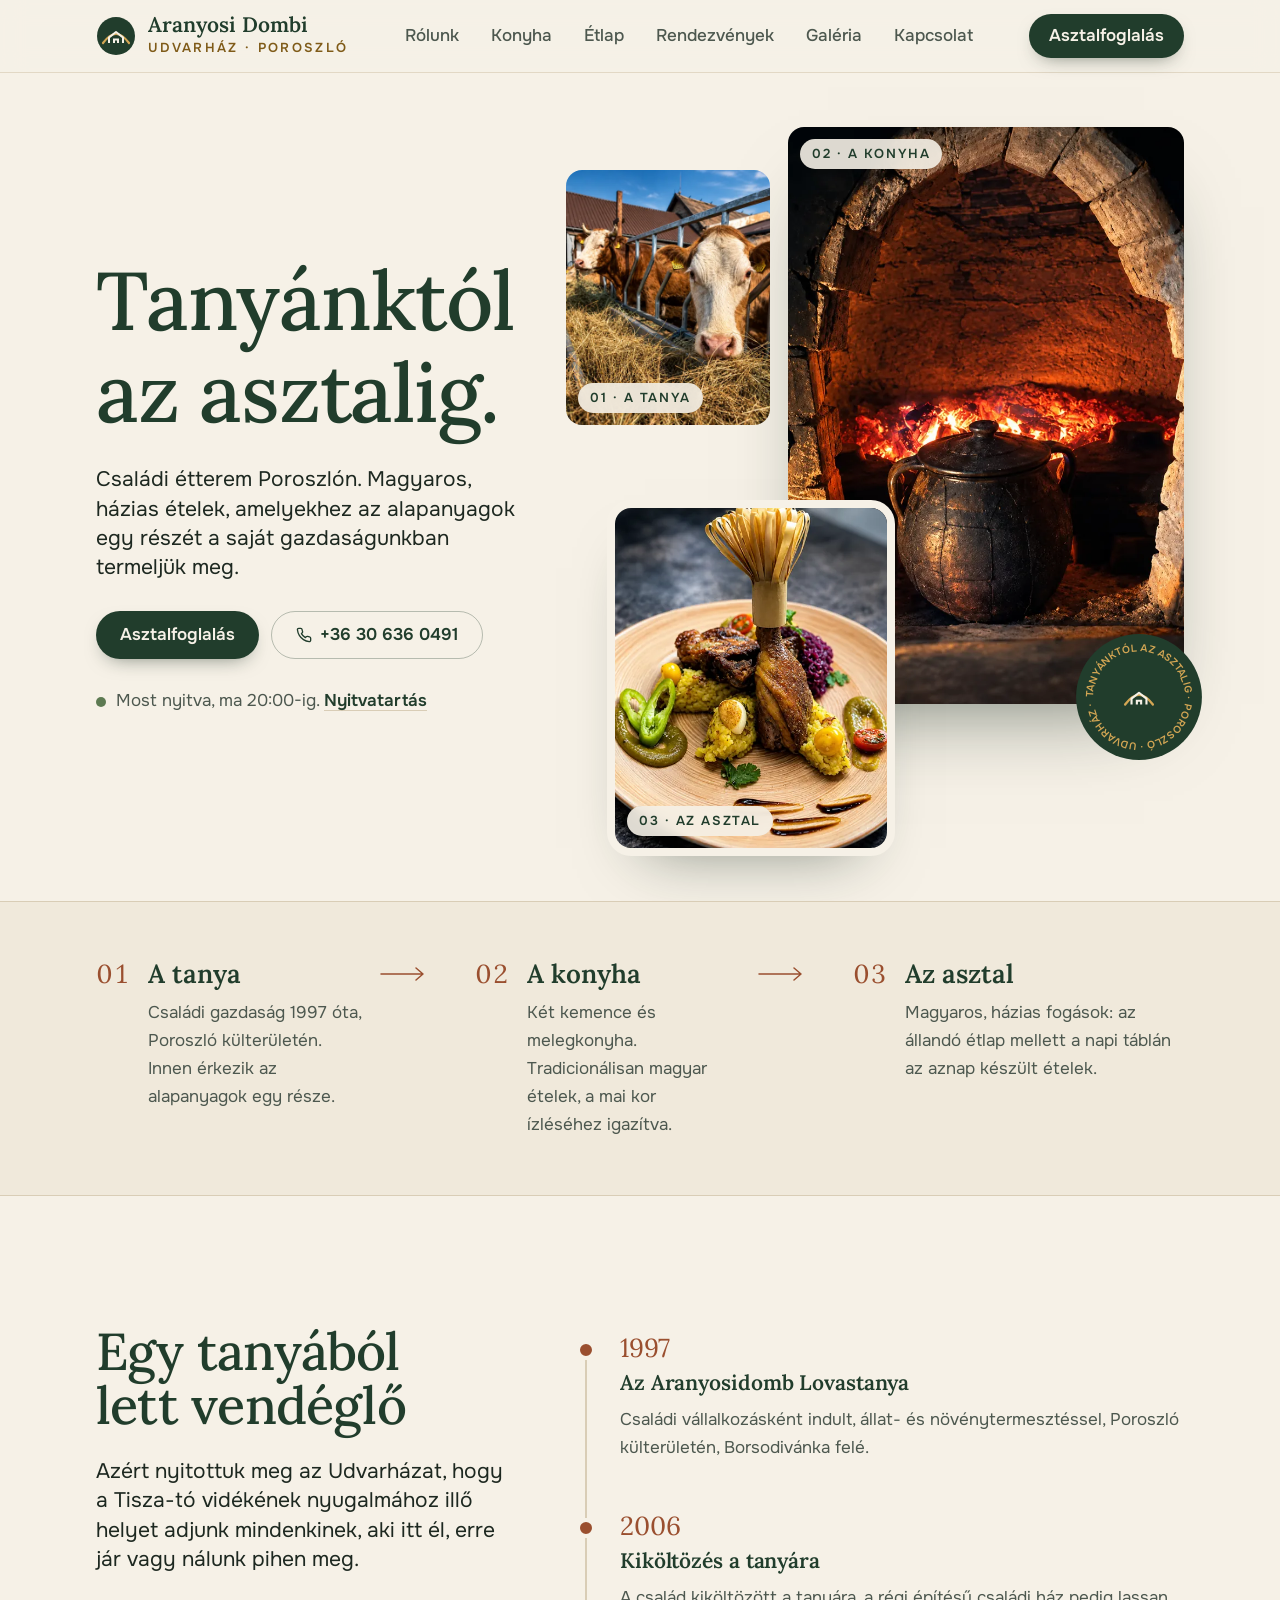
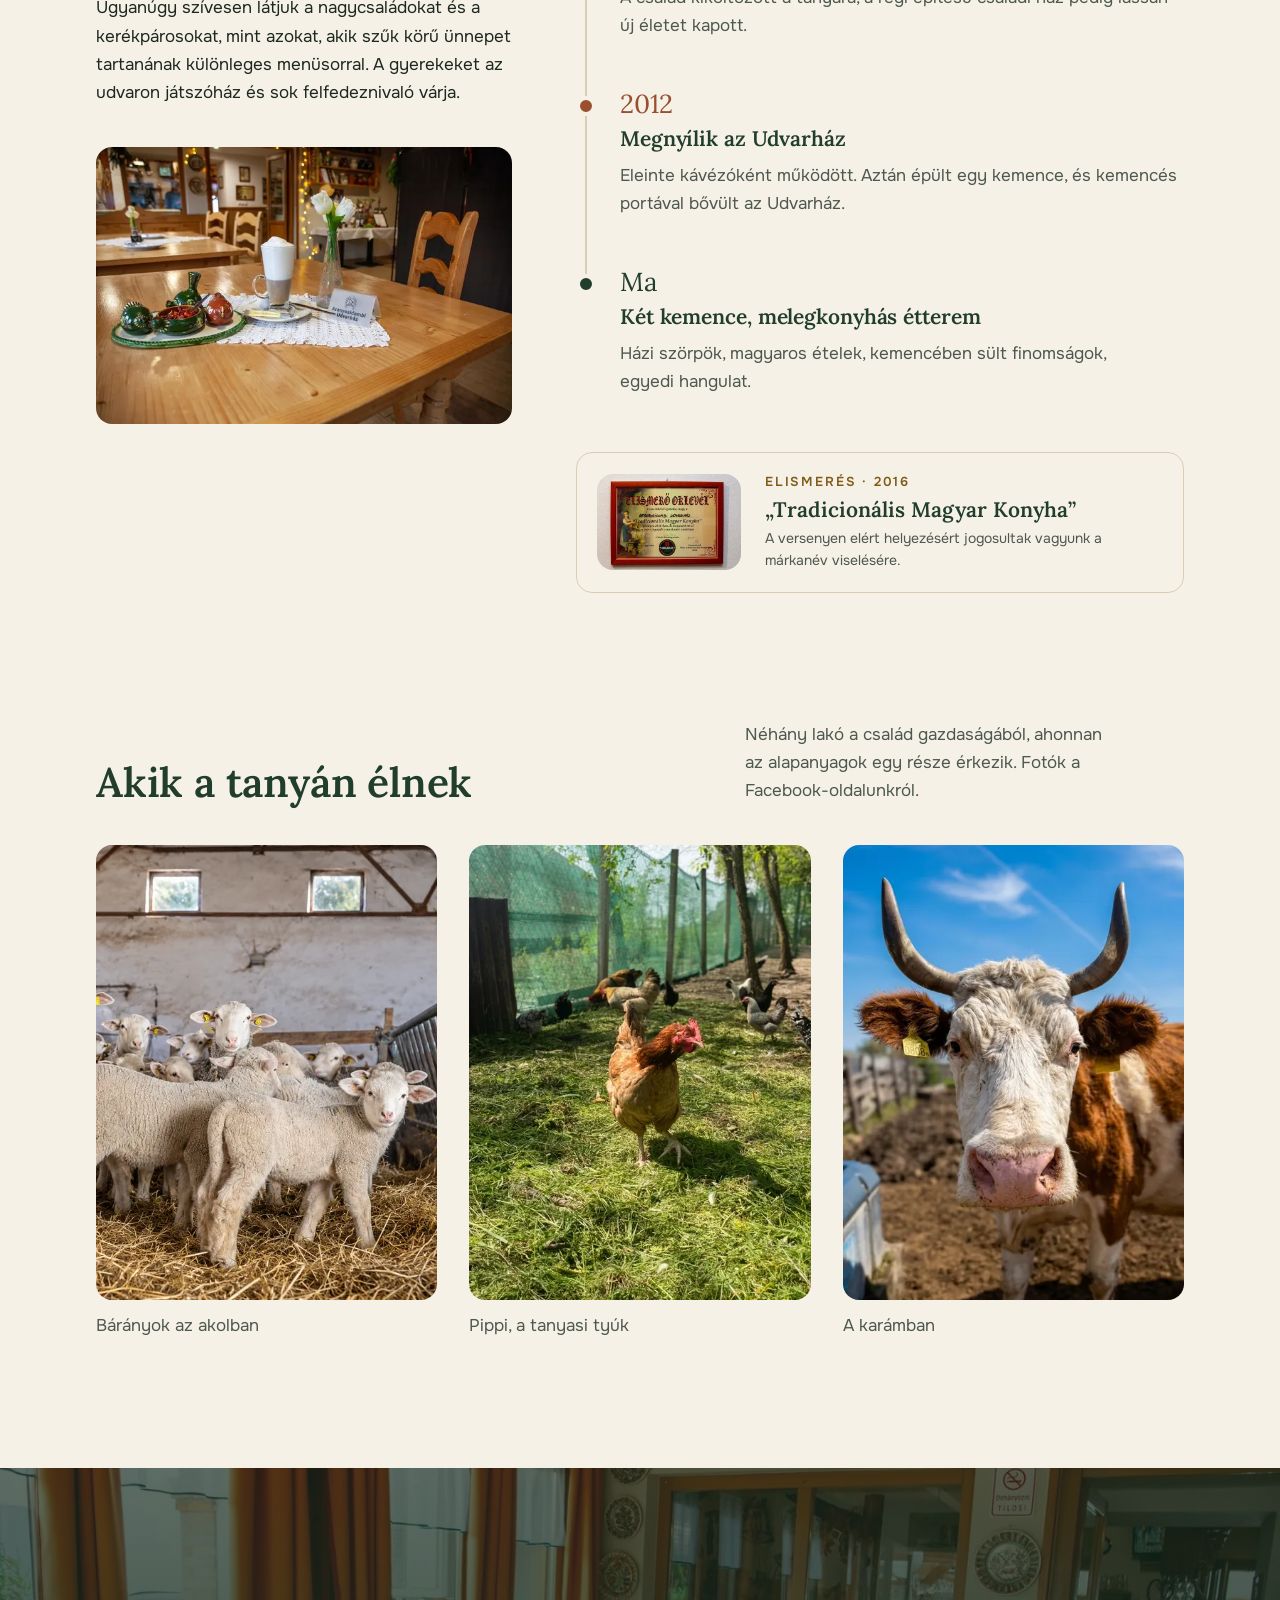
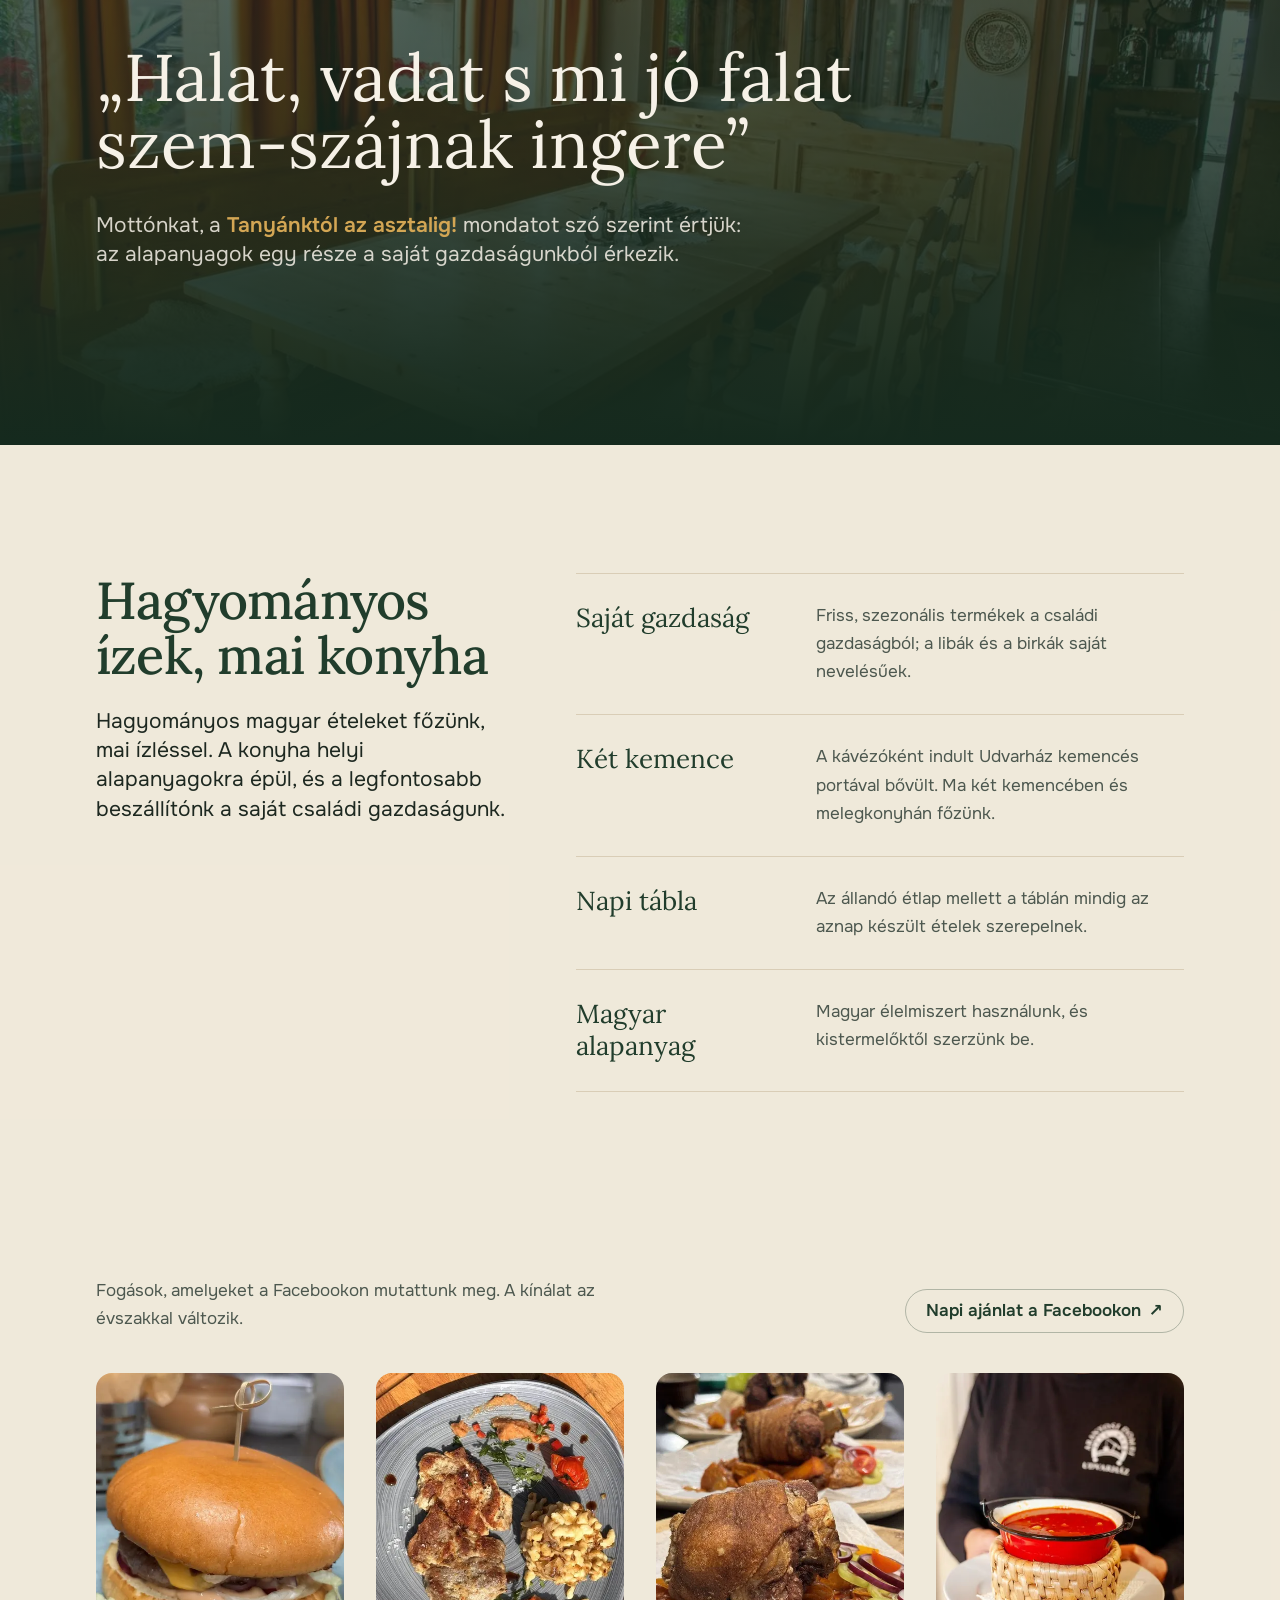
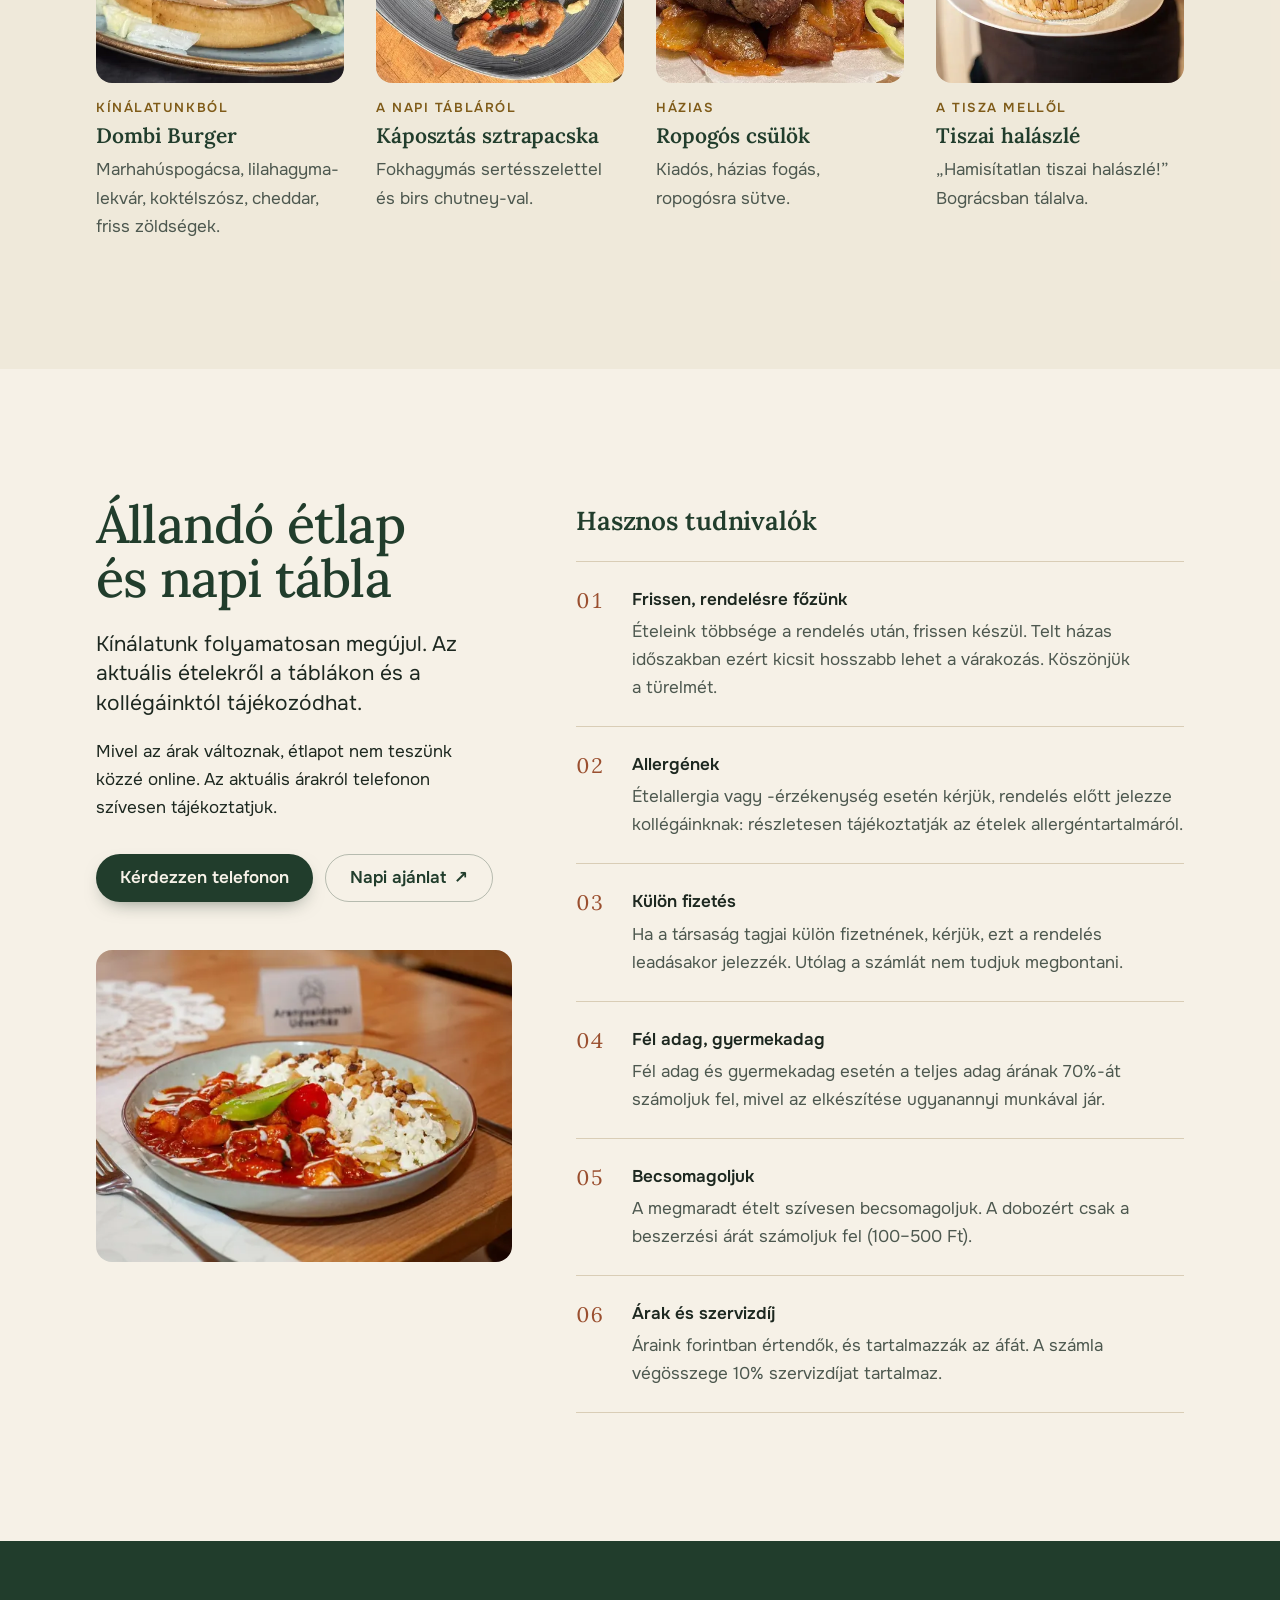
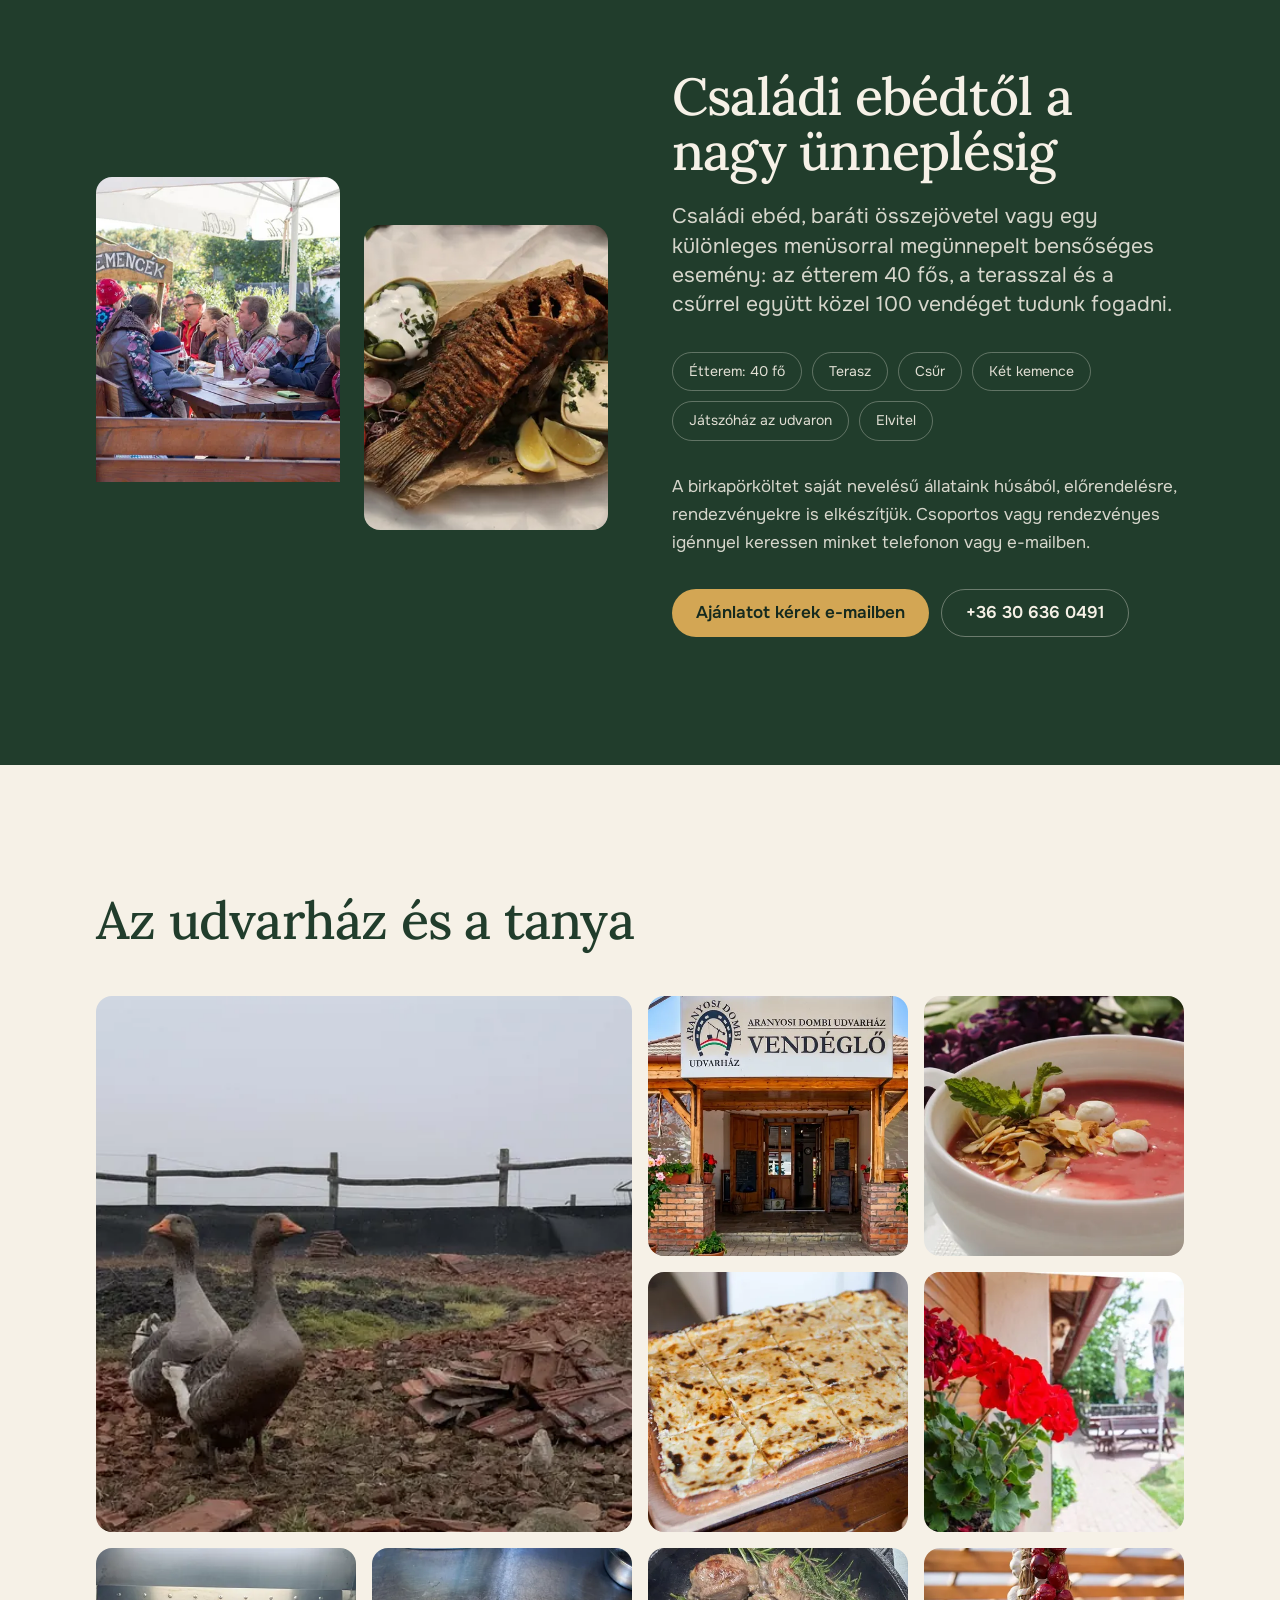
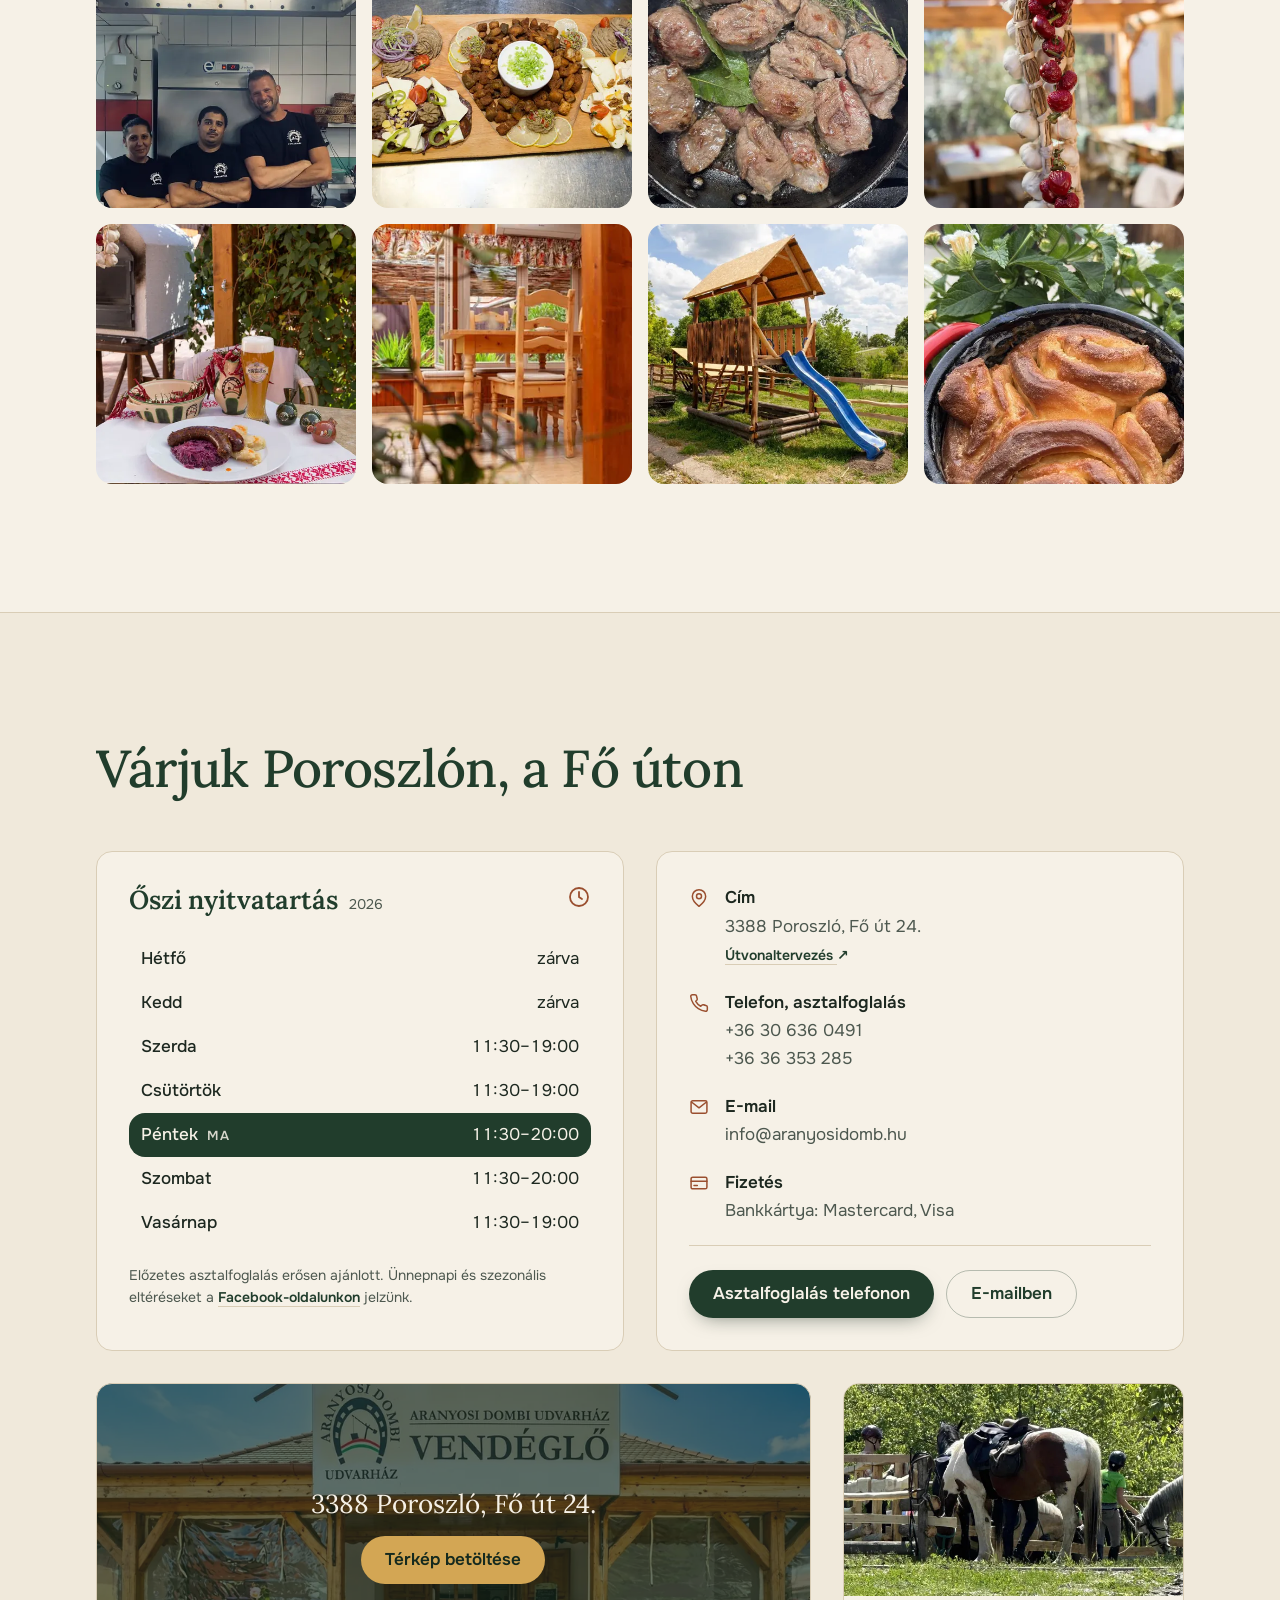
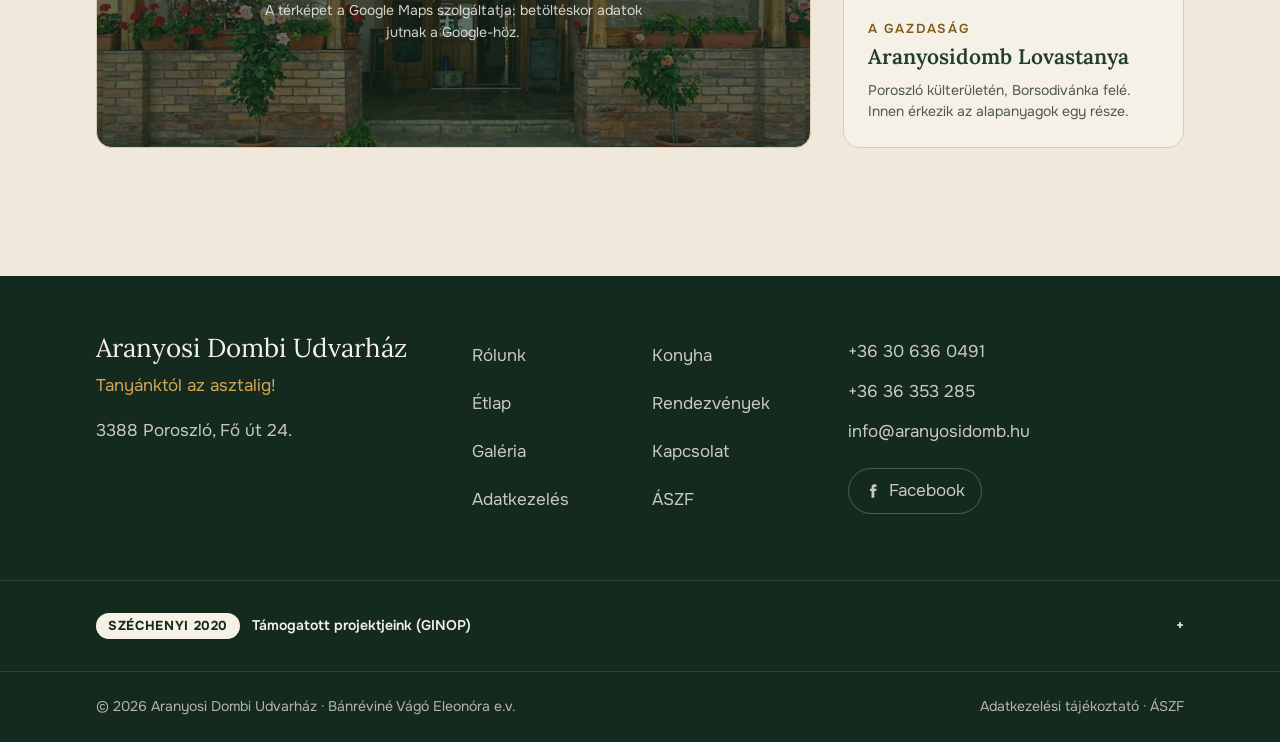
<file: index.html>
<!doctype html>
<html lang="hu">
<head>
  <meta charset="utf-8">
  <meta name="robots" content="noindex, nofollow">
  <meta name="viewport" content="width=device-width, initial-scale=1">
  <title>Aranyosi Dombi Udvarház – magyaros étterem, Poroszló</title>
  <meta name="description" content="Családi étterem Poroszlón, a Tisza-tónál. Magyaros, házias ételek saját gazdaságunk alapanyagaiból, két kemence, terasz. Foglalás: +36 30 636 0491">
  <link rel="canonical" href="https://tamasgaborvarga.github.io/aranyosidombi-yjerthzh/">
  <meta name="theme-color" content="#213d2c">
  <meta property="og:type" content="restaurant">
  <meta property="og:locale" content="hu_HU">
  <meta property="og:site_name" content="Aranyosi Dombi Udvarház">
  <meta property="og:title" content="Aranyosi Dombi Udvarház – Tanyánktól az asztalig">
  <meta property="og:description" content="Családi étterem Poroszlón. Magyaros, házias ételek saját gazdaságunk alapanyagaiból, két kemencével.">
  <meta property="og:url" content="https://tamasgaborvarga.github.io/aranyosidombi-yjerthzh/">
  <meta property="og:image" content="https://tamasgaborvarga.github.io/aranyosidombi-yjerthzh/img/og-1200x630.jpg">
  <meta property="og:image:type" content="image/jpeg">
  <meta property="og:image:width" content="1200">
  <meta property="og:image:height" content="630">
  <meta property="og:image:alt" content="Az Aranyosi Dombi Udvarház vendéglő bejárata, Poroszló">
  <meta name="twitter:card" content="summary_large_image">
  <link rel="icon" href="img/favicon.svg" type="image/svg+xml">
  <link rel="apple-touch-icon" href="img/apple-touch-icon.png">
  <link rel="preload" href="fonts/lora-latin.woff2" as="font" type="font/woff2" crossorigin>
  <link rel="preload" href="fonts/onest-latin.woff2" as="font" type="font/woff2" crossorigin>
  <link rel="stylesheet" href="css/style.css?v=d041be0819">
  <!-- „js” osztály: az animációk kezdőállapota csak ezzel él. Biztonsági háló: ha a main.js 3 mp alatt
       nem indul el (pl. blokkolva vagy egy optimalizáló átírta), minden tartalom azonnal megjelenik. -->
  <script data-cfasync="false">document.documentElement.classList.add('js');setTimeout(function(){if(!window.__adReady)document.documentElement.classList.remove('js')},3000)</script>

  <script type="application/ld+json">
  {
    "@context": "https://schema.org",
    "@type": "Restaurant",
    "@id": "https://tamasgaborvarga.github.io/aranyosidombi-yjerthzh/#restaurant",
    "name": "Aranyosi Dombi Udvarház",
    "alternateName": "Aranyosidombi Udvarház",
    "slogan": "Tanyánktól az asztalig!",
    "description": "Családi étterem Poroszlón. Magyaros, házias ételek, az alapanyagok egy része a család 1997 óta működő gazdaságából. Két kemence, melegkonyha, terasz és csűr.",
    "url": "https://tamasgaborvarga.github.io/aranyosidombi-yjerthzh/",
    "image": [
      "https://tamasgaborvarga.github.io/aranyosidombi-yjerthzh/img/og-1200x630.jpg",
      "https://tamasgaborvarga.github.io/aranyosidombi-yjerthzh/img/belso-1440.webp"
    ],
    "telephone": "+36306360491",
    "email": "info@aranyosidomb.hu",
    "servesCuisine": ["Magyar", "Házias"],
    "priceRange": "$$",
    "acceptsReservations": "True",
    "paymentAccepted": "Mastercard, Visa",
    "address": {
      "@type": "PostalAddress",
      "streetAddress": "Fő út 24.",
      "addressLocality": "Poroszló",
      "postalCode": "3388",
      "addressRegion": "Heves",
      "addressCountry": "HU"
    },
    "geo": { "@type": "GeoCoordinates", "latitude": 47.642851, "longitude": 20.651661 },
    "hasMap": "https://www.google.com/maps?q=47.642851,20.651661",
    "openingHoursSpecification": [
      { "@type": "OpeningHoursSpecification", "dayOfWeek": ["Wednesday", "Thursday", "Sunday"], "opens": "11:30", "closes": "19:00" },
      { "@type": "OpeningHoursSpecification", "dayOfWeek": ["Friday", "Saturday"], "opens": "11:30", "closes": "20:00" }
    ],
    "amenityFeature": [
      { "@type": "LocationFeatureSpecification", "name": "Terasz", "value": true },
      { "@type": "LocationFeatureSpecification", "name": "Elvitel", "value": true }
    ],
    "award": "Tradicionális Magyar Konyha márkanév (2016)",
    "maximumAttendeeCapacity": 100,
    "sameAs": ["https://www.facebook.com/profile.php?id=100063706262162"]
  }
  </script>
</head>
<body>
  <a href="#main" class="sr-only focus:not-sr-only focus:fixed focus:left-4 focus:top-4 focus:z-[70] focus:rounded-full focus:bg-forest focus:px-5 focus:py-3 focus:text-paper">Ugrás a tartalomra</a>

  <!-- ============ FEJLÉC ============ -->
  <header id="site-header" class="sticky top-0 z-50 border-b border-line/70 bg-paper/90 backdrop-blur-md transition-shadow">
    <div class="wrap flex h-[4.5rem] items-center justify-between gap-4 xl:gap-6">
      <a href="#top" class="group flex min-w-0 items-center gap-2.5 sm:gap-3" aria-label="Aranyosi Dombi Udvarház — vissza az oldal tetejére">
        <svg class="h-10 w-10 shrink-0 text-forest" viewBox="0 0 40 40" aria-hidden="true">
          <circle cx="20" cy="20" r="19" fill="currentColor"/>
          <path d="M7 27c4.5-6 9-9 13-9s8.5 3 13 9" fill="none" stroke="#d3a654" stroke-width="2.2" stroke-linecap="round"/>
          <path d="M13 27v-5.5l7-5.5 7 5.5V27" fill="none" stroke="#f6f1e7" stroke-width="2" stroke-linejoin="round"/>
          <path d="M18 27v-3.5h4V27" fill="none" stroke="#f6f1e7" stroke-width="2"/>
        </svg>
        <span class="leading-none">
          <span class="block font-serif text-lg font-semibold leading-none text-forest">Aranyosi Dombi</span>
          <span class="mt-1 block whitespace-nowrap text-xs font-semibold uppercase tracking-[0.06em] text-gold-700 min-[400px]:tracking-[0.12em] sm:tracking-[0.18em]">Udvarház · Poroszló</span>
        </span>
      </a>

      <nav class="hidden items-center gap-5 lg:flex xl:gap-8" aria-label="Fő navigáció">
        <a class="nav-link" data-nav href="#rolunk">Rólunk</a>
        <a class="nav-link" data-nav href="#konyha">Konyha</a>
        <a class="nav-link" data-nav href="#etlap">Étlap</a>
        <a class="nav-link" data-nav href="#rendezvenyek">Rendezvények</a>
        <a class="nav-link" data-nav href="#galeria">Galéria</a>
        <a class="nav-link" data-nav href="#kapcsolat">Kapcsolat</a>
      </nav>

      <div class="flex shrink-0 items-center gap-1.5 sm:gap-2">
        <a href="#elerhetoseg" class="btn-primary btn-sm hidden sm:inline-flex">Asztalfoglalás</a>
        <a href="tel:+36306360491" class="inline-flex h-11 w-11 items-center justify-center rounded-full border border-forest/25 text-forest sm:hidden" aria-label="Hívás: +36 30 636 0491">
          <svg class="h-5 w-5" viewBox="0 0 24 24" fill="none" stroke="currentColor" stroke-width="1.8" stroke-linecap="round" stroke-linejoin="round" aria-hidden="true"><path d="M22 16.92v3a2 2 0 0 1-2.18 2 19.8 19.8 0 0 1-8.63-3.07 19.5 19.5 0 0 1-6-6A19.8 19.8 0 0 1 2.12 4.18 2 2 0 0 1 4.11 2h3a2 2 0 0 1 2 1.72c.13.96.36 1.9.7 2.81a2 2 0 0 1-.45 2.11L8.09 9.91a16 16 0 0 0 6 6l1.27-1.27a2 2 0 0 1 2.11-.45c.91.34 1.85.57 2.81.7A2 2 0 0 1 22 16.92z"/></svg>
        </a>
        <button id="menu-toggle" type="button" class="inline-flex h-11 w-11 items-center justify-center rounded-full border border-forest/25 text-forest lg:hidden" aria-controls="mobile-menu" aria-expanded="false" aria-label="Menü">
          <svg class="h-5 w-5" viewBox="0 0 24 24" fill="none" stroke="currentColor" stroke-width="2" stroke-linecap="round" aria-hidden="true"><path class="menu-icon-open" d="M4 7h16M4 12h16M4 17h16"/><path class="menu-icon-close" d="M6 6l12 12M18 6L6 18"/></svg>
        </button>
      </div>
    </div>

  </header>

  <!-- Mobilmenü: a fejlécen KÍVÜL, mert a fejléc backdrop-blur-ja a fixed elemet a fejléc magasságához kötné -->
  <div id="mobile-menu" hidden class="fixed inset-x-0 top-[4.5rem] bottom-0 z-50 overflow-y-auto border-t border-line bg-paper lg:hidden">
    <nav class="wrap flex flex-col py-6" aria-label="Mobil navigáció">
      <a class="border-b border-line py-4 font-serif text-xl text-forest" href="#rolunk">Rólunk</a>
      <a class="border-b border-line py-4 font-serif text-xl text-forest" href="#konyha">Konyha</a>
      <a class="border-b border-line py-4 font-serif text-xl text-forest" href="#etlap">Étlap</a>
      <a class="border-b border-line py-4 font-serif text-xl text-forest" href="#rendezvenyek">Rendezvények</a>
      <a class="border-b border-line py-4 font-serif text-xl text-forest" href="#galeria">Galéria</a>
      <a class="border-b border-line py-4 font-serif text-xl text-forest" href="#kapcsolat">Kapcsolat</a>
      <div class="mt-8 grid gap-3">
        <a href="tel:+36306360491" class="btn-primary">Hívás: +36 30 636 0491</a>
        <a href="mailto:info@aranyosidomb.hu?subject=Asztalfoglal%C3%A1s" class="btn-ghost">Foglalás e-mailben</a>
      </div>
    </nav>
  </div>

  <main id="main">
    <!-- ============ HERO: kollázs + nagy cím ============ -->
    <section id="top" class="relative overflow-hidden" aria-labelledby="hero-title">
      <div class="wrap grid gap-10 pb-16 pt-8 md:pt-12 lg:min-h-[calc(100svh-4.5rem)] lg:grid-cols-12 lg:grid-rows-[1fr_auto_auto_1fr] lg:gap-x-10 lg:gap-y-0 lg:py-12">
        <div class="lg:col-span-5 lg:row-start-2">
          <h1 id="hero-title" class="hero-title text-4xl sm:text-5xl xl:text-6xl">
            <span class="sr-only">Aranyosi Dombi Udvarház, Poroszló – </span>
            <span class="line-mask"><span style="--d:.05s">Tanyánktól</span></span>
            <span class="line-mask"><span style="--d:.2s">az asztalig.</span></span>
          </h1>
        </div>

        <div class="order-last lg:order-none lg:col-span-7 lg:col-start-6 lg:row-span-4 lg:row-start-1 lg:self-center">
          <div class="hero-collage relative mx-auto aspect-square w-full max-w-[36rem] sm:aspect-[6/7] lg:mr-0">
            <!-- 02 · A konyha (domináns) -->
            <figure data-depth="-0.04" class="absolute right-0 top-0 h-[80%] w-[64%]">
              <div class="drop-in h-full overflow-hidden rounded-2xl shadow-[0_40px_80px_-40px_rgb(21_42_30/0.6)]" style="--d:.1s">
                <img src="img/hero-kemence-1080.webp" srcset="img/hero-kemence-480.webp 480w, img/hero-kemence-800.webp 800w, img/hero-kemence-1080.webp 1080w" sizes="(min-width: 1024px) 38vw, 64vw"
                     width="1080" height="1456" fetchpriority="high" alt="Fedett, fekete cserépfazék a kemence izzó parazsa előtt"
                     class="h-full w-full object-cover">
              </div>
              <figcaption style="--d:.55s" class="drop-in absolute left-3 top-3 hidden rounded-full bg-paper/90 px-3 py-1.5 text-xs font-semibold uppercase tracking-[0.12em] text-forest backdrop-blur-sm sm:block">02 · A konyha</figcaption>
            </figure>
            <!-- 01 · A tanya -->
            <figure data-depth="-0.1" class="absolute left-0 top-0 w-[33%] sm:top-[6%]">
              <div class="drop-in overflow-hidden rounded-2xl" style="--d:.3s">
                <img src="img/hero-marhak-480.webp" srcset="img/hero-marhak-480.webp 480w, img/hero-marhak-800.webp 800w" sizes="(min-width: 1024px) 20vw, 33vw"
                     width="800" height="1067" alt="Tarka marhák a szénás etetőnél a család tanyáján"
                     class="aspect-[4/5] w-full object-cover">
              </div>
              <figcaption style="--d:.75s" class="drop-in absolute bottom-3 left-3 hidden rounded-full bg-paper/90 px-3 py-1.5 text-xs font-semibold uppercase tracking-[0.12em] text-forest backdrop-blur-sm sm:block">01 · A tanya</figcaption>
            </figure>
            <!-- 03 · Az asztal -->
            <figure data-depth="-0.02" class="absolute bottom-0 left-[8%] w-[44%]">
              <div class="drop-in overflow-hidden rounded-2xl shadow-[0_30px_60px_-30px_rgb(21_42_30/0.55)] ring-8 ring-paper" style="--d:.5s">
                <img src="img/hero-comb-828.webp" srcset="img/hero-comb-480.webp 480w, img/hero-comb-828.webp 828w" sizes="(min-width: 1024px) 26vw, 44vw"
                     width="828" height="1104" alt="Sült comb lilakáposztával, sárga rizzsel és zöldségekkel, fa tányéron tálalva"
                     class="aspect-[4/5] w-full object-cover">
              </div>
              <figcaption style="--d:.95s" class="drop-in absolute bottom-3 left-3 hidden rounded-full bg-paper/90 px-3 py-1.5 text-xs font-semibold uppercase tracking-[0.12em] text-forest backdrop-blur-sm sm:block">03 · Az asztal</figcaption>
            </figure>
            <!-- pecsét -->
            <div class="seal absolute bottom-[12%] right-[-3%] h-24 w-24 sm:h-32 sm:w-32" aria-hidden="true">
              <svg viewBox="0 0 120 120" class="h-full w-full">
                <circle cx="60" cy="60" r="59" fill="#213d2c"/>
                <g class="seal-text">
                  <path id="seal-path" d="M60 60 m-43 0 a43 43 0 1 1 86 0 a43 43 0 1 1 -86 0" fill="none"/>
                  <text fill="#d3a654" font-family="Onest, sans-serif" font-size="9.6" font-weight="600" letter-spacing="1.6"><textPath href="#seal-path" textLength="266" lengthAdjust="spacing">TANYÁNKTÓL AZ ASZTALIG · POROSZLÓ · UDVARHÁZ ·</textPath></text>
                </g>
                <g transform="translate(40 40)">
                  <path d="M7 27c4.5-6 9-9 13-9s8.5 3 13 9" fill="none" stroke="#d3a654" stroke-width="2.2" stroke-linecap="round"/>
                  <path d="M13 27v-5.5l7-5.5 7 5.5V27" fill="none" stroke="#f6f1e7" stroke-width="2" stroke-linejoin="round"/>
                  <path d="M18 27v-3.5h4V27" fill="none" stroke="#f6f1e7" stroke-width="2"/>
                </g>
              </svg>
            </div>
          </div>
        </div>

        <div class="lg:col-span-5 lg:col-start-1 lg:row-start-3">
          <p class="lead reveal max-w-[31rem] lg:mt-8" style="--d:.4s">Családi étterem Poroszlón. Magyaros, házias ételek, amelyekhez az alapanyagok egy részét a saját gazdaságunkban termeljük meg.</p>
          <div id="hero-cta" class="mt-7 grid gap-3 sm:flex sm:flex-wrap">
            <a href="#elerhetoseg" class="btn-primary reveal" style="--d:.5s">Asztalfoglalás</a>
            <a href="tel:+36306360491" class="btn-ghost reveal" style="--d:.6s">
              <svg class="h-4 w-4" viewBox="0 0 24 24" fill="none" stroke="currentColor" stroke-width="2" stroke-linecap="round" stroke-linejoin="round" aria-hidden="true"><path d="M22 16.92v3a2 2 0 0 1-2.18 2 19.8 19.8 0 0 1-8.63-3.07 19.5 19.5 0 0 1-6-6A19.8 19.8 0 0 1 2.12 4.18 2 2 0 0 1 4.11 2h3a2 2 0 0 1 2 1.72c.13.96.36 1.9.7 2.81a2 2 0 0 1-.45 2.11L8.09 9.91a16 16 0 0 0 6 6l1.27-1.27a2 2 0 0 1 2.11-.45c.91.34 1.85.57 2.81.7A2 2 0 0 1 22 16.92z"/></svg>
              +36 30 636 0491
            </a>
          </div>
          <p id="today-status" class="mt-7 flex items-start gap-2.5 text-base text-ink-2" hidden>
            <span id="today-dot" class="mt-2.5 h-2.5 w-2.5 shrink-0 rounded-full bg-moss"></span>
            <span id="today-text"></span>
          </p>
        </div>

      </div>
    </section>

    <!-- ============ LÉPÉSSÁV: tanya → konyha → asztal ============ -->
    <section class="border-y border-line bg-paper-2/60" aria-label="Tanyánktól az asztalig, három lépésben">
      <ol class="wrap grid gap-8 py-10 md:grid-cols-3 md:gap-12 md:py-14">
        <li class="step relative grid grid-cols-[2.5rem_1fr] gap-x-3 md:pr-16">
          <span class="font-serif text-xl text-clay tabular-nums">01</span>
          <div><p class="font-serif text-xl font-semibold text-forest">A tanya</p><p class="mt-2 text-ink-2">Családi gazdaság 1997 óta, Poroszló külterületén. Innen érkezik az alapanyagok egy része.</p></div>
          <svg class="draw absolute right-0 top-2 hidden h-4 w-12 text-clay md:block" style="--d:.5s" viewBox="0 0 48 16" fill="none" stroke="currentColor" stroke-width="1.5" stroke-linecap="round" stroke-linejoin="round" aria-hidden="true"><path pathLength="1" d="M2 8h42M37 2l7 6-7 6"/></svg>
        </li>
        <li class="step relative grid grid-cols-[2.5rem_1fr] gap-x-3 md:pr-16" style="--d:.1s">
          <span class="font-serif text-xl text-clay tabular-nums">02</span>
          <div><p class="font-serif text-xl font-semibold text-forest">A konyha</p><p class="mt-2 text-ink-2">Két kemence és melegkonyha. Tradicionálisan magyar ételek, a mai kor ízléséhez igazítva.</p></div>
          <svg class="draw absolute right-0 top-2 hidden h-4 w-12 text-clay md:block" style="--d:.7s" viewBox="0 0 48 16" fill="none" stroke="currentColor" stroke-width="1.5" stroke-linecap="round" stroke-linejoin="round" aria-hidden="true"><path pathLength="1" d="M2 8h42M37 2l7 6-7 6"/></svg>
        </li>
        <li class="step relative grid grid-cols-[2.5rem_1fr] gap-x-3" style="--d:.2s">
          <span class="font-serif text-xl text-clay tabular-nums">03</span>
          <div><p class="font-serif text-xl font-semibold text-forest">Az asztal</p><p class="mt-2 text-ink-2">Magyaros, házias fogások: az állandó étlap mellett a napi táblán az aznap készült ételek.</p></div>
        </li>
      </ol>
    </section>

    <!-- ============ RÓLUNK ============ -->
    <section id="rolunk" class="section" aria-labelledby="rolunk-title">
      <div class="wrap grid gap-14 lg:grid-cols-12 lg:gap-16">
        <div class="about-sticky lg:col-span-5 lg:self-start">
          <h2 id="rolunk-title" class="h2 reveal">Egy tanyából lett vendéglő</h2>
          <p class="lead reveal mt-6">Azért nyitottuk meg az Udvarházat, hogy a Tisza-tó vidékének nyugalmához illő helyet adjunk mindenkinek, aki itt él, erre jár vagy nálunk pihen meg.</p>
          <p class="reveal mt-5">Ugyanúgy szívesen látjuk a nagycsaládokat és a kerékpárosokat, mint azokat, akik szűk körű ünnepet tartanának különleges menüsorral. A gyerekeket az udvaron játszóház és sok felfedeznivaló várja.</p>
          <div class="zoom mt-10 overflow-hidden rounded-2xl">
            <img src="img/belso-1080.webp" srcset="img/belso-640.webp 640w, img/belso-1080.webp 1080w, img/belso-1440.webp 1440w"
                 sizes="(min-width: 1024px) 40vw, 100vw" width="1440" height="960" loading="lazy"
                 alt="Terített faasztal az étteremben: kávé, csipkés alátét, népi mintás kerámiák, háttérben képekkel díszített fal"
                 class="aspect-[3/2] w-full object-cover">
          </div>
        </div>

        <div class="lg:col-span-7 lg:pt-2">
          <ol class="timeline">
            <li class="tl-item relative grid grid-cols-[1.25rem_1fr] gap-x-6 pb-12">
              <span class="relative mt-2 h-5 w-5 rounded-full border-4 border-paper bg-clay" aria-hidden="true"></span>
              <div>
                <p class="font-serif text-xl text-clay">1997</p>
                <h3 class="mt-1 text-lg">Az Aranyosidomb Lovastanya</h3>
                <p class="mt-2 text-ink-2">Családi vállalkozásként indult, állat- és növénytermesztéssel, Poroszló külterületén, Borsodivánka felé.</p>
              </div>
            </li>
            <li class="tl-item relative grid grid-cols-[1.25rem_1fr] gap-x-6 pb-12">
              <span class="relative mt-2 h-5 w-5 rounded-full border-4 border-paper bg-clay" aria-hidden="true"></span>
              <div>
                <p class="font-serif text-xl text-clay">2006</p>
                <h3 class="mt-1 text-lg">Kiköltözés a tanyára</h3>
                <p class="mt-2 text-ink-2">A család kiköltözött a tanyára, a régi építésű családi ház pedig lassan új életet kapott.</p>
              </div>
            </li>
            <li class="tl-item relative grid grid-cols-[1.25rem_1fr] gap-x-6 pb-12">
              <span class="relative mt-2 h-5 w-5 rounded-full border-4 border-paper bg-clay" aria-hidden="true"></span>
              <div>
                <p class="font-serif text-xl text-clay">2012</p>
                <h3 class="mt-1 text-lg">Megnyílik az Udvarház</h3>
                <p class="mt-2 text-ink-2">Eleinte kávézóként működött. Aztán épült egy kemence, és kemencés portával bővült az Udvarház.</p>
              </div>
            </li>
            <li class="tl-item relative grid grid-cols-[1.25rem_1fr] gap-x-6">
              <span class="relative mt-2 h-5 w-5 rounded-full border-4 border-paper bg-forest" aria-hidden="true"></span>
              <div>
                <p class="font-serif text-xl text-forest">Ma</p>
                <h3 class="mt-1 text-lg">Két kemence, melegkonyhás étterem</h3>
                <p class="mt-2 text-ink-2">Házi szörpök, magyaros ételek, kemencében sült finomságok, egyedi hangulat.</p>
              </div>
            </li>
          </ol>

          <div class="reveal mt-14 flex items-center gap-5 rounded-2xl border border-line p-4 md:gap-6 md:p-5">
            <a data-lb="oklevel" href="img/oklevel-960.webp" class="zoom block w-28 shrink-0 overflow-hidden rounded-2xl md:w-36"><img src="img/oklevel-480.webp" width="480" height="320" loading="lazy" alt="Bekeretezett elismerő oklevél: az Aranyosidombi Udvarház a „Tradicionális Magyar Konyha” versenyen 2016-ban helyezést ért el" class="w-full"></a>
            <div>
              <p class="text-xs font-semibold uppercase tracking-[0.14em] text-gold-700">Elismerés · 2016</p>
              <p class="mt-1 font-serif text-lg font-semibold text-forest">„Tradicionális Magyar Konyha”</p>
              <p class="mt-1 text-sm text-ink-2">A versenyen elért helyezésért jogosultak vagyunk a márkanév viselésére.</p>
            </div>
          </div>
        </div>
      </div>

      <div class="wrap mt-24 md:mt-32">
        <div class="grid gap-6 lg:grid-cols-12 lg:items-end">
          <h3 class="reveal text-2xl md:text-3xl lg:col-span-7">Akik a tanyán élnek</h3>
          <p class="reveal text-ink-2 lg:col-span-5">Néhány lakó a család gazdaságából, ahonnan az alapanyagok egy része érkezik. Fotók a Facebook-oldalunkról.</p>
        </div>
        <ul class="mt-10 -mx-5 flex snap-x snap-mandatory gap-4 overflow-x-auto scroll-px-5 px-5 pb-2 [scrollbar-width:none] sm:mx-0 sm:grid sm:grid-cols-3 sm:overflow-visible sm:px-0 sm:pb-0 sm:gap-5 lg:gap-8">
          <li class="w-[70%] shrink-0 snap-start sm:w-auto"><figure class="critter"><div class="zoom overflow-hidden rounded-2xl"><img src="img/tanya-baranyok-480.webp" srcset="img/tanya-baranyok-480.webp 480w, img/tanya-baranyok-768.webp 768w" sizes="(min-width: 1024px) 30vw, 33vw" width="768" height="1024" loading="lazy" alt="Fehér bárányok szalmán az akolban" class="aspect-[3/4] w-full object-cover"></div><figcaption class="mt-3 text-sm text-ink-2 md:text-base">Bárányok az akolban</figcaption></figure></li>
          <li class="w-[70%] shrink-0 snap-start sm:w-auto"><figure class="critter"><div class="zoom overflow-hidden rounded-2xl"><img src="img/tanya-pippi-480.webp" srcset="img/tanya-pippi-480.webp 480w, img/tanya-pippi-800.webp 800w" sizes="(min-width: 1024px) 30vw, 33vw" width="800" height="1067" loading="lazy" alt="Barna tyúk a füvön, a háttérben további tyúkok a kifutóban" class="aspect-[3/4] w-full object-cover"></div><figcaption class="mt-3 text-sm text-ink-2 md:text-base">Pippi, a tanyasi tyúk</figcaption></figure></li>
          <li class="w-[70%] shrink-0 snap-start sm:w-auto"><figure class="critter"><div class="zoom overflow-hidden rounded-2xl"><img src="img/tanya-bika-480.webp" srcset="img/tanya-bika-480.webp 480w, img/tanya-bika-800.webp 800w" sizes="(min-width: 1024px) 30vw, 33vw" width="800" height="1067" loading="lazy" alt="Szarvas, fehér-barna foltos szarvasmarha a karámban, kék ég alatt" class="aspect-[3/4] w-full object-cover"></div><figcaption class="mt-3 text-sm text-ink-2 md:text-base">A karámban</figcaption></figure></li>
        </ul>
      </div>
    </section>

    <!-- ============ MOTTÓ: teljes szélességű fotósáv ============ -->
    <section class="relative isolate overflow-hidden bg-forest-900 text-paper" aria-label="Mottónk">
      <img src="img/belso-2-1440.webp" srcset="img/belso-2-480.webp 480w, img/belso-2-960.webp 960w, img/belso-2-1440.webp 1440w" sizes="100vw"
           width="1440" height="960" loading="lazy" alt=""
           class="absolute inset-0 -z-10 h-full w-full object-cover opacity-45">
      <div class="absolute inset-0 -z-10 bg-gradient-to-t from-forest-900 via-forest-900/60 to-forest-900/30" aria-hidden="true"></div>
      <div class="wrap py-28 md:py-44">
        <blockquote class="max-w-4xl">
          <p class="reveal font-serif text-3xl text-paper md:text-5xl">„Halat, vadat s mi jó falat szem-szájnak ingere”</p>
          <footer class="reveal mt-8 max-w-2xl text-lg text-paper/85" style="--d:.15s">Mottónkat, a <strong class="font-semibold text-gold">Tanyánktól az asztalig!</strong> mondatot szó szerint értjük: az alapanyagok egy része a saját gazdaságunkból érkezik.</footer>
        </blockquote>
      </div>
    </section>

    <!-- ============ KONYHA ============ -->
    <section id="konyha" class="section bg-paper-2/70" aria-labelledby="konyha-title">
      <div class="wrap">
        <div class="grid gap-12 lg:grid-cols-12 lg:gap-16">
          <div class="lg:col-span-5">
            <h2 id="konyha-title" class="h2 reveal">Hagyományos ízek, mai konyha</h2>
            <p class="lead reveal mt-6">Hagyományos magyar ételeket főzünk, mai ízléssel. A konyha helyi alapanyagokra épül, és a legfontosabb beszállítónk a saját családi gazdaságunk.</p>
          </div>
          <dl class="divide-y divide-line border-y border-line lg:col-span-7">
            <div class="reveal row-hl grid gap-2 py-6 sm:grid-cols-[13rem_1fr] sm:gap-8 md:py-7">
              <dt class="font-serif text-xl text-forest">Saját gazdaság</dt>
              <dd class="text-ink-2">Friss, szezonális termékek a családi gazdaságból; a libák és a birkák saját nevelésűek.</dd>
            </div>
            <div class="reveal row-hl grid gap-2 py-6 sm:grid-cols-[13rem_1fr] sm:gap-8 md:py-7">
              <dt class="font-serif text-xl text-forest">Két kemence</dt>
              <dd class="text-ink-2">A kávézóként indult Udvarház kemencés portával bővült. Ma két kemencében és melegkonyhán főzünk.</dd>
            </div>
            <div class="reveal row-hl grid gap-2 py-6 sm:grid-cols-[13rem_1fr] sm:gap-8 md:py-7">
              <dt class="font-serif text-xl text-forest">Napi tábla</dt>
              <dd class="text-ink-2">Az állandó étlap mellett a táblán mindig az aznap készült ételek szerepelnek.</dd>
            </div>
            <div class="reveal row-hl grid gap-2 py-6 sm:grid-cols-[13rem_1fr] sm:gap-8 md:py-7">
              <dt class="font-serif text-xl text-forest">Magyar alapanyag</dt>
              <dd class="text-ink-2">Magyar élelmiszert használunk, és kistermelőktől szerzünk be.</dd>
            </div>
          </dl>
        </div>

        <div class="mt-24 flex flex-wrap items-end justify-between gap-6 md:mt-32">
          <div>
            <h3 class="reveal text-2xl md:text-3xl">A konyhánkból</h3>
            <p class="reveal mt-3 max-w-xl text-ink-2">Fogások, amelyeket a Facebookon mutattunk meg. A kínálat az évszakkal változik.</p>
          </div>
          <a href="https://www.facebook.com/profile.php?id=100063706262162" target="_blank" rel="noopener" class="btn-ghost btn-sm">Napi ajánlat a Facebookon <span class="arrow" aria-hidden="true">↗</span></a>
        </div>

        <ul class="mt-10 grid grid-cols-2 gap-x-4 gap-y-10 sm:gap-x-6 lg:grid-cols-4 lg:gap-x-8">
          <li class="dish">
            <div class="zoom overflow-hidden rounded-2xl">
              <img src="img/dombi-burger-480.webp" srcset="img/dombi-burger-480.webp 480w, img/dombi-burger-800.webp 800w" sizes="(min-width: 1024px) 22vw, 45vw"
                   width="800" height="1067" loading="lazy" alt="Dombi Burger: marhahúspogácsa cheddar sajttal, lilahagyma-lekvárral és friss zöldségekkel"
                   class="aspect-[4/5] w-full object-cover">
            </div>
            <p class="mt-4 text-xs font-semibold uppercase tracking-[0.12em] text-gold-700">Kínálatunkból</p>
            <h4 class="mt-1 font-serif text-lg font-semibold text-forest">Dombi Burger</h4>
            <p class="mt-1.5 text-sm text-ink-2 sm:text-base">Marhahúspogácsa, lilahagyma-lekvár, koktélszósz, cheddar, friss zöldségek.</p>
          </li>
          <li class="dish">
            <div class="zoom overflow-hidden rounded-2xl">
              <img src="img/sztrapacska-480.webp" srcset="img/sztrapacska-480.webp 480w, img/sztrapacska-840.webp 840w" sizes="(min-width: 1024px) 22vw, 45vw"
                   width="840" height="960" loading="lazy" alt="Káposztás sztrapacska fokhagymás sertésszelettel és birs chutney-val, szürke tányéron"
                   class="aspect-[4/5] w-full object-cover">
            </div>
            <p class="mt-4 text-xs font-semibold uppercase tracking-[0.12em] text-gold-700">A napi tábláról</p>
            <h4 class="mt-1 font-serif text-lg font-semibold text-forest">Káposztás sztrapacska</h4>
            <p class="mt-1.5 text-sm text-ink-2 sm:text-base">Fokhagymás sertésszelettel és birs chutney-val.</p>
          </li>
          <li class="dish">
            <div class="zoom overflow-hidden rounded-2xl">
              <img src="img/csulok-480.webp" srcset="img/csulok-480.webp 480w, img/csulok-768.webp 768w" sizes="(min-width: 1024px) 22vw, 45vw"
                   width="768" height="1024" loading="lazy" alt="Ropogós sült csülök párolt zöldségekkel"
                   class="aspect-[4/5] w-full object-cover">
            </div>
            <p class="mt-4 text-xs font-semibold uppercase tracking-[0.12em] text-gold-700">Házias</p>
            <h4 class="mt-1 font-serif text-lg font-semibold text-forest">Ropogós csülök</h4>
            <p class="mt-1.5 text-sm text-ink-2 sm:text-base">Kiadós, házias fogás, ropogósra sütve.</p>
          </li>
          <li class="dish">
            <div class="zoom overflow-hidden rounded-2xl">
              <img src="img/halaszle-480.webp" srcset="img/halaszle-480.webp 480w, img/halaszle-800.webp 800w" sizes="(min-width: 1024px) 22vw, 45vw"
                   width="800" height="1200" loading="lazy" alt="Felszolgáló piros bográcsban tiszai halászlét tart, a bogrács fonott kenyérkosárban áll"
                   class="aspect-[4/5] w-full object-cover">
            </div>
            <p class="mt-4 text-xs font-semibold uppercase tracking-[0.12em] text-gold-700">A Tisza mellől</p>
            <h4 class="mt-1 font-serif text-lg font-semibold text-forest">Tiszai halászlé</h4>
            <p class="mt-1.5 text-sm text-ink-2 sm:text-base">„Hamisítatlan tiszai halászlé!” Bográcsban tálalva.</p>
          </li>
        </ul>
      </div>
    </section>

    <!-- ============ ÉTLAP ============ -->
    <section id="etlap" class="section" aria-labelledby="etlap-title">
      <div class="wrap grid gap-14 lg:grid-cols-12 lg:gap-16">
        <div class="lg:col-span-5">
          <h2 id="etlap-title" class="h2 reveal">Állandó étlap és napi tábla</h2>
          <p class="lead reveal mt-6">Kínálatunk folyamatosan megújul. Az aktuális ételekről a táblákon és a kollégáinktól tájékozódhat.</p>
          <p class="reveal mt-5">Mivel az árak változnak, étlapot nem teszünk közzé online. Az aktuális árakról telefonon szívesen tájékoztatjuk.</p>
          <div class="reveal mt-8 flex flex-wrap gap-3">
            <a href="tel:+36306360491" class="btn-primary">Kérdezzen telefonon</a>
            <a href="https://www.facebook.com/profile.php?id=100063706262162" target="_blank" rel="noopener" class="btn-ghost">Napi ajánlat <span class="arrow" aria-hidden="true">↗</span></a>
          </div>
          <div class="zoom mt-12 overflow-hidden rounded-2xl">
            <img src="img/tanyer-asztal-1080.webp" srcset="img/tanyer-asztal-640.webp 640w, img/tanyer-asztal-1080.webp 1080w, img/tanyer-asztal-1440.webp 1440w" sizes="(min-width: 1024px) 38vw, 100vw"
                 width="1440" height="960" loading="lazy" alt="Paradicsomos tésztaétel tányéron, mögötte az udvarház asztali névtáblája"
                 class="aspect-[4/3] w-full object-cover">
          </div>
        </div>

        <div class="lg:col-span-7 lg:pt-2">
          <h3 class="reveal text-xl">Hasznos tudnivalók</h3>
          <ol class="mt-6 divide-y divide-line border-y border-line">
            <li class="reveal row-hl grid grid-cols-[2.5rem_1fr] gap-x-4 py-6">
              <span class="font-serif text-lg text-clay tabular-nums" aria-hidden="true">01</span>
              <div><p class="font-semibold">Frissen, rendelésre főzünk</p><p class="mt-1 text-ink-2">Ételeink többsége a rendelés után, frissen készül. Telt házas időszakban ezért kicsit hosszabb lehet a várakozás. Köszönjük a türelmét.</p></div>
            </li>
            <li class="reveal row-hl grid grid-cols-[2.5rem_1fr] gap-x-4 py-6">
              <span class="font-serif text-lg text-clay tabular-nums" aria-hidden="true">02</span>
              <div><p class="font-semibold">Allergének</p><p class="mt-1 text-ink-2">Ételallergia vagy -érzékenység esetén kérjük, rendelés előtt jelezze kollégáinknak: részletesen tájékoztatják az ételek allergéntartalmáról.</p></div>
            </li>
            <li class="reveal row-hl grid grid-cols-[2.5rem_1fr] gap-x-4 py-6">
              <span class="font-serif text-lg text-clay tabular-nums" aria-hidden="true">03</span>
              <div><p class="font-semibold">Külön fizetés</p><p class="mt-1 text-ink-2">Ha a társaság tagjai külön fizetnének, kérjük, ezt a rendelés leadásakor jelezzék. Utólag a számlát nem tudjuk megbontani.</p></div>
            </li>
            <li class="reveal row-hl grid grid-cols-[2.5rem_1fr] gap-x-4 py-6">
              <span class="font-serif text-lg text-clay tabular-nums" aria-hidden="true">04</span>
              <div><p class="font-semibold">Fél adag, gyermekadag</p><p class="mt-1 text-ink-2">Fél adag és gyermekadag esetén a teljes adag árának 70%-át számoljuk fel, mivel az elkészítése ugyanannyi munkával jár.</p></div>
            </li>
            <li class="reveal row-hl grid grid-cols-[2.5rem_1fr] gap-x-4 py-6">
              <span class="font-serif text-lg text-clay tabular-nums" aria-hidden="true">05</span>
              <div><p class="font-semibold">Becsomagoljuk</p><p class="mt-1 text-ink-2">A megmaradt ételt szívesen becsomagoljuk. A dobozért csak a beszerzési árát számoljuk fel (100–500 Ft).</p></div>
            </li>
            <li class="reveal row-hl grid grid-cols-[2.5rem_1fr] gap-x-4 py-6">
              <span class="font-serif text-lg text-clay tabular-nums" aria-hidden="true">06</span>
              <div><p class="font-semibold">Árak és szervizdíj</p><p class="mt-1 text-ink-2">Áraink forintban értendők, és tartalmazzák az áfát. A számla végösszege 10% szervizdíjat tartalmaz.</p></div>
            </li>
          </ol>
        </div>
      </div>
    </section>

    <!-- ============ RENDEZVÉNYEK ============ -->
    <section id="rendezvenyek" class="relative overflow-hidden bg-forest py-24 text-paper md:py-32" aria-labelledby="rend-title">
      <div class="wrap grid items-center gap-14 lg:grid-cols-2 lg:gap-16">
        <div class="order-2 grid grid-cols-2 gap-4 md:gap-6 lg:order-1">
          <div class="zoom overflow-hidden rounded-2xl">
            <img src="img/kemence-porta-627.webp" srcset="img/kemence-porta-480.webp 480w, img/kemence-porta-627.webp 627w" sizes="(min-width: 1024px) 24vw, 50vw"
                 width="627" height="627" loading="lazy" alt="Vendégek a teraszon, a „Kemencék” feliratú fatábla alatt"
                 class="aspect-[4/5] w-full object-cover">
          </div>
          <div class="zoom mt-12 overflow-hidden rounded-2xl">
            <img src="img/sult-hal-640.webp" srcset="img/sult-hal-640.webp 640w, img/sult-hal-1080.webp 1080w" sizes="(min-width: 1024px) 24vw, 50vw"
                 width="1080" height="720" loading="lazy" alt="Egészben sült hal fatálon, mártással, citrommal és friss zöldségekkel"
                 class="aspect-[4/5] w-full object-cover">
          </div>
        </div>
        <div class="order-1 lg:order-2">
          <h2 class="h2 reveal text-paper" id="rend-title">Családi ebédtől a nagy ünneplésig</h2>
          <p class="reveal mt-6 text-lg text-paper/85">Családi ebéd, baráti összejövetel vagy egy különleges menüsorral megünnepelt bensőséges esemény: az étterem 40 fős, a terasszal és a csűrrel együtt közel 100 vendéget tudunk fogadni.</p>
          <ul class="reveal mt-8 flex flex-wrap gap-2.5">
            <li class="rounded-full border border-paper/30 px-4 py-2 text-sm text-paper/90">Étterem: 40 fő</li>
            <li class="rounded-full border border-paper/30 px-4 py-2 text-sm text-paper/90">Terasz</li>
            <li class="rounded-full border border-paper/30 px-4 py-2 text-sm text-paper/90">Csűr</li>
            <li class="rounded-full border border-paper/30 px-4 py-2 text-sm text-paper/90">Két kemence</li>
            <li class="rounded-full border border-paper/30 px-4 py-2 text-sm text-paper/90">Játszóház az udvaron</li>
            <li class="rounded-full border border-paper/30 px-4 py-2 text-sm text-paper/90">Elvitel</li>
          </ul>
          <p class="reveal mt-8 text-paper/85">A birkapörköltet saját nevelésű állataink húsából, előrendelésre, rendezvényekre is elkészítjük. Csoportos vagy rendezvényes igénnyel keressen minket telefonon vagy e-mailben.</p>
          <div class="reveal mt-8 flex flex-wrap gap-3">
            <a href="mailto:info@aranyosidomb.hu?subject=Rendezv%C3%A9ny%20%2F%20csoport%20%E2%80%93%20aj%C3%A1nlatk%C3%A9r%C3%A9s" class="btn-gold">Ajánlatot kérek e-mailben</a>
            <a href="tel:+36306360491" class="btn-ghost-dark">+36 30 636 0491</a>
          </div>
        </div>
      </div>
    </section>

    <!-- ============ GALÉRIA ============ -->
    <section id="galeria" class="section" aria-labelledby="galeria-title">
      <div class="wrap">
        <h2 id="galeria-title" class="h2 reveal">Az udvarház és a tanya</h2>

        <ul class="mt-12 grid grid-cols-2 gap-3 md:grid-cols-3 md:gap-4 lg:grid-cols-4">
          <li class="col-span-2 row-span-2"><a data-lb="galeria" href="img/libak-tanya-1600.webp" class="zoom block h-full overflow-hidden rounded-2xl"><img src="img/libak-tanya-1080.webp" srcset="img/libak-tanya-640.webp 640w, img/libak-tanya-1080.webp 1080w" sizes="(min-width: 1024px) 50vw, 100vw" width="1080" height="810" loading="lazy" alt="Két szürke liba a tanya udvarán, háttérben fakerítés" class="h-full w-full object-cover"></a></li>
          <li><a data-lb="galeria" href="img/bejarat-1424.webp" class="zoom block overflow-hidden rounded-2xl"><img src="img/bejarat-480.webp" srcset="img/bejarat-480.webp 480w, img/bejarat-960.webp 960w" sizes="(min-width: 1024px) 25vw, 50vw" width="480" height="253" loading="lazy" alt="Az udvarház bejárata a „Vendéglő” táblával, virágokkal szegélyezve" class="aspect-square w-full object-cover"></a></li>
          <li><a data-lb="galeria" href="img/gyumolcsleves-1600.webp" class="zoom block overflow-hidden rounded-2xl"><img src="img/gyumolcsleves-640.webp" width="640" height="427" loading="lazy" alt="Rózsaszín krémleves pirított mandulával, fehér porcelán tálban" class="aspect-square w-full object-cover"></a></li>
          <li><a data-lb="galeria" href="img/kemence-lepeny-627.webp" class="zoom block overflow-hidden rounded-2xl"><img src="img/kemence-lepeny-480.webp" width="480" height="480" loading="lazy" alt="Tepsiben sült, pirult tetejű lepény" class="aspect-square w-full object-cover"></a></li>
          <li><a data-lb="galeria" href="img/terasz-960.webp" class="zoom block overflow-hidden rounded-2xl"><img src="img/terasz-480.webp" width="480" height="320" loading="lazy" alt="Piros muskátlik az ablakban, mögöttük a napos terasz padokkal" class="aspect-square w-full object-cover"></a></li>
          <li><a data-lb="galeria" href="img/konyha-csapat-1200.webp" class="zoom block overflow-hidden rounded-2xl"><img src="img/konyha-csapat-480.webp" width="480" height="640" loading="lazy" alt="A konyha csapata az udvarház logós pólóiban, karba tett kézzel a konyhában (2025)" class="aspect-square w-full object-cover object-top"></a></li>
          <li><a data-lb="galeria" href="img/falatok-tal-627.webp" class="zoom block overflow-hidden rounded-2xl"><img src="img/falatok-tal-480.webp" width="480" height="480" loading="lazy" alt="Vegyes falatok nagy fatálon, közepén mártással, körben zöldségekkel" class="aspect-square w-full object-cover"></a></li>
          <li><a data-lb="galeria" href="img/hus-serpenyo-768.webp" class="zoom block overflow-hidden rounded-2xl"><img src="img/hus-serpenyo-480.webp" width="480" height="640" loading="lazy" alt="Serpenyőben sülő húsfalatok rozmaringgal és babérlevéllel" class="aspect-square w-full object-cover"></a></li>
          <li><a data-lb="galeria" href="img/fuzer-627.webp" class="zoom block overflow-hidden rounded-2xl"><img src="img/fuzer-480.webp" width="480" height="480" loading="lazy" alt="Fokhagyma- és paprikafüzér a terasz gerendáján" class="aspect-square w-full object-cover"></a></li>
          <li><a data-lb="galeria" href="img/gyongyos-pult-627.webp" class="zoom block overflow-hidden rounded-2xl"><img src="img/gyongyos-pult-480.webp" width="480" height="480" loading="lazy" alt="Sült kolbászféle lilakáposztával, mellette egy pohár sör és népi mintás kerámiák" class="aspect-square w-full object-cover"></a></li>
          <li><a data-lb="galeria" href="img/belso-3-960.webp" class="zoom block overflow-hidden rounded-2xl"><img src="img/belso-3-480.webp" width="480" height="320" loading="lazy" alt="Világos étteremrész faasztalokkal és függönyös ablakokkal" class="aspect-square w-full object-cover"></a></li>
          <li><a data-lb="galeria" href="img/jatszohaz-1080.webp" class="zoom block overflow-hidden rounded-2xl"><img src="img/jatszohaz-640.webp" width="640" height="427" loading="lazy" alt="Fa játszóház csúszdával az udvaron, zöld fű és bárányfelhők" class="aspect-square w-full object-cover"></a></li>
          <li><a data-lb="galeria" href="img/kalacs-768.webp" class="zoom block overflow-hidden rounded-2xl"><img src="img/kalacs-480.webp" width="480" height="640" loading="lazy" alt="Frissen sült, csavart kalács fekete sütőtálban, virágok között" class="aspect-square w-full object-cover"></a></li>
        </ul>
      </div>
    </section>

    <!-- ============ KAPCSOLAT ============ -->
    <section id="kapcsolat" class="section border-t border-line bg-paper-2/60" aria-labelledby="kapcsolat-title">
      <div class="wrap">
        <h2 id="kapcsolat-title" class="h2 reveal">Várjuk Poroszlón, a Fő úton</h2>

        <div class="mt-14">
          <!-- nyitvatartás + elérhetőség -->
          <div class="grid gap-8 md:grid-cols-2">
            <div id="nyitvatartas" class="card">
              <div class="flex items-baseline justify-between gap-4">
                <h3 class="text-xl">Őszi nyitvatartás <span class="ml-1 font-sans text-sm font-normal tracking-normal text-ink-2">2026</span></h3>
                <svg class="h-6 w-6 text-clay" viewBox="0 0 24 24" fill="none" stroke="currentColor" stroke-width="1.8" stroke-linecap="round" aria-hidden="true"><circle cx="12" cy="12" r="9"/><path d="M12 7v5l3 2"/></svg>
              </div>
              <table class="mt-5 w-full text-base">
                <caption class="sr-only">Nyitvatartás a hét napjai szerint</caption>
                <tbody>
                  <tr data-day="1"><th scope="row" class="rounded-l-2xl py-2 pl-3 text-left font-medium">Hétfő <span data-today hidden class="ml-1 text-xs font-semibold uppercase tracking-wider opacity-85">ma</span></th><td class="rounded-r-2xl py-2 pr-3 text-right">zárva</td></tr>
                  <tr data-day="2"><th scope="row" class="rounded-l-2xl py-2 pl-3 text-left font-medium">Kedd <span data-today hidden class="ml-1 text-xs font-semibold uppercase tracking-wider opacity-85">ma</span></th><td class="rounded-r-2xl py-2 pr-3 text-right">zárva</td></tr>
                  <tr data-day="3" data-open="11:30" data-close="19:00"><th scope="row" class="rounded-l-2xl py-2 pl-3 text-left font-medium">Szerda <span data-today hidden class="ml-1 text-xs font-semibold uppercase tracking-wider opacity-85">ma</span></th><td class="rounded-r-2xl py-2 pr-3 text-right tabular-nums">11:30–19:00</td></tr>
                  <tr data-day="4" data-open="11:30" data-close="19:00"><th scope="row" class="rounded-l-2xl py-2 pl-3 text-left font-medium">Csütörtök <span data-today hidden class="ml-1 text-xs font-semibold uppercase tracking-wider opacity-85">ma</span></th><td class="rounded-r-2xl py-2 pr-3 text-right tabular-nums">11:30–19:00</td></tr>
                  <tr data-day="5" data-open="11:30" data-close="20:00"><th scope="row" class="rounded-l-2xl py-2 pl-3 text-left font-medium">Péntek <span data-today hidden class="ml-1 text-xs font-semibold uppercase tracking-wider opacity-85">ma</span></th><td class="rounded-r-2xl py-2 pr-3 text-right tabular-nums">11:30–20:00</td></tr>
                  <tr data-day="6" data-open="11:30" data-close="20:00"><th scope="row" class="rounded-l-2xl py-2 pl-3 text-left font-medium">Szombat <span data-today hidden class="ml-1 text-xs font-semibold uppercase tracking-wider opacity-85">ma</span></th><td class="rounded-r-2xl py-2 pr-3 text-right tabular-nums">11:30–20:00</td></tr>
                  <tr data-day="0" data-open="11:30" data-close="19:00"><th scope="row" class="rounded-l-2xl py-2 pl-3 text-left font-medium">Vasárnap <span data-today hidden class="ml-1 text-xs font-semibold uppercase tracking-wider opacity-85">ma</span></th><td class="rounded-r-2xl py-2 pr-3 text-right tabular-nums">11:30–19:00</td></tr>
                </tbody>
              </table>
              <p class="mt-5 text-sm text-ink-2">Előzetes asztalfoglalás erősen ajánlott. Ünnepnapi és szezonális eltéréseket a <a class="font-semibold text-forest underline decoration-line underline-offset-4 hover:decoration-forest" href="https://www.facebook.com/profile.php?id=100063706262162" target="_blank" rel="noopener">Facebook-oldalunkon</a> jelzünk.</p>
            </div>

            <ul id="elerhetoseg" class="card scroll-mt-24 space-y-5">
              <li class="flex gap-4">
                <svg class="mt-1 h-5 w-5 shrink-0 text-clay" viewBox="0 0 24 24" fill="none" stroke="currentColor" stroke-width="1.8" stroke-linecap="round" stroke-linejoin="round" aria-hidden="true"><path d="M20 10c0 6-8 12-8 12s-8-6-8-12a8 8 0 0 1 16 0z"/><circle cx="12" cy="10" r="3"/></svg>
                <div><p class="font-semibold">Cím</p><address class="not-italic text-ink-2">3388 Poroszló, Fő út 24.</address>
                  <a class="mt-1 inline-block text-sm font-semibold text-forest underline decoration-line underline-offset-4 hover:decoration-forest" href="https://www.google.com/maps/dir/?api=1&destination=47.642851,20.651661" target="_blank" rel="noopener">Útvonaltervezés <span class="arrow" aria-hidden="true">↗</span></a></div>
              </li>
              <li class="flex gap-4">
                <svg class="mt-1 h-5 w-5 shrink-0 text-clay" viewBox="0 0 24 24" fill="none" stroke="currentColor" stroke-width="1.8" stroke-linecap="round" stroke-linejoin="round" aria-hidden="true"><path d="M22 16.92v3a2 2 0 0 1-2.18 2 19.8 19.8 0 0 1-8.63-3.07 19.5 19.5 0 0 1-6-6A19.8 19.8 0 0 1 2.12 4.18 2 2 0 0 1 4.11 2h3a2 2 0 0 1 2 1.72c.13.96.36 1.9.7 2.81a2 2 0 0 1-.45 2.11L8.09 9.91a16 16 0 0 0 6 6l1.27-1.27a2 2 0 0 1 2.11-.45c.91.34 1.85.57 2.81.7A2 2 0 0 1 22 16.92z"/></svg>
                <div><p class="font-semibold">Telefon, asztalfoglalás</p>
                  <p><a class="text-ink-2 hover:text-forest" href="tel:+36306360491">+36 30 636 0491</a></p>
                  <p><a class="text-ink-2 hover:text-forest" href="tel:+3636353285">+36 36 353 285</a></p></div>
              </li>
              <li class="flex gap-4">
                <svg class="mt-1 h-5 w-5 shrink-0 text-clay" viewBox="0 0 24 24" fill="none" stroke="currentColor" stroke-width="1.8" stroke-linecap="round" stroke-linejoin="round" aria-hidden="true"><rect x="2.5" y="4.5" width="19" height="15" rx="2"/><path d="M3 6l9 7 9-7"/></svg>
                <div><p class="font-semibold">E-mail</p><a class="text-ink-2 hover:text-forest" href="mailto:info@aranyosidomb.hu">info@aranyosidomb.hu</a></div>
              </li>
              <li class="flex gap-4">
                <svg class="mt-1 h-5 w-5 shrink-0 text-clay" viewBox="0 0 24 24" fill="none" stroke="currentColor" stroke-width="1.8" stroke-linecap="round" stroke-linejoin="round" aria-hidden="true"><rect x="2.5" y="5" width="19" height="14" rx="2"/><path d="M2.5 10h19M6 15h4"/></svg>
                <div><p class="font-semibold">Fizetés</p><p class="text-ink-2">Bankkártya: Mastercard, Visa</p></div>
              </li>
              <li class="flex flex-wrap gap-3 border-t border-line pt-6">
                <a href="tel:+36306360491" class="btn-primary">Asztalfoglalás telefonon</a>
                <a href="mailto:info@aranyosidomb.hu?subject=Asztalfoglal%C3%A1s" class="btn-ghost">E-mailben</a>
              </li>
            </ul>
          </div>

        </div>

        <div class="mt-8 grid gap-8 lg:grid-cols-12">
          <div id="map-box" class="relative aspect-[4/3] overflow-hidden rounded-2xl border border-line bg-forest-900 sm:aspect-[16/9] lg:col-span-8 lg:aspect-auto lg:min-h-[22rem]">
            <img src="img/bejarat-960.webp" width="960" height="507" loading="lazy" alt="" class="absolute inset-0 h-full w-full object-cover opacity-35">
            <div class="relative flex h-full flex-col items-center justify-center gap-4 p-6 text-center text-paper">
              <p class="font-serif text-xl">3388 Poroszló, Fő út 24.</p>
              <button id="map-load" type="button" class="btn-gold">Térkép betöltése</button>
              <p class="max-w-sm text-sm text-paper/85">A térképet a Google Maps szolgáltatja; betöltéskor adatok jutnak a Google-höz.</p>
            </div>
          </div>
          <figure class="overflow-hidden rounded-2xl border border-line bg-paper lg:col-span-4">
            <div class="zoom overflow-hidden"><img src="img/lovak-640.webp" width="640" height="413" loading="lazy" alt="Felnyergelt tarka ló a lovastanya karámjánál" class="aspect-[16/10] w-full object-cover"></div>
            <figcaption class="p-6">
              <p class="text-xs font-semibold uppercase tracking-[0.14em] text-gold-700">A gazdaság</p>
              <p class="mt-1 font-serif text-lg font-semibold text-forest">Aranyosidomb Lovastanya</p>
              <p class="mt-2 text-sm text-ink-2">Poroszló külterületén, Borsodivánka felé. Innen érkezik az alapanyagok egy része.</p>
            </figcaption>
          </figure>
        </div>
      </div>
    </section>
  </main>

  <!-- ============ LÁBLÉC ============ -->
  <footer class="bg-forest-900 text-paper/80">
    <div class="wrap grid gap-10 py-14 md:grid-cols-3">
      <div>
        <p class="font-serif text-xl text-paper">Aranyosi Dombi Udvarház</p>
        <p class="mt-2 text-gold">Tanyánktól az asztalig!</p>
        <p class="mt-4">3388 Poroszló, Fő út 24.</p>
      </div>
      <nav aria-label="Lábléc navigáció" class="grid grid-cols-2 gap-x-6 text-base">
        <a class="py-2.5 hover:text-paper" href="#rolunk">Rólunk</a>
        <a class="py-2.5 hover:text-paper" href="#konyha">Konyha</a>
        <a class="py-2.5 hover:text-paper" href="#etlap">Étlap</a>
        <a class="py-2.5 hover:text-paper" href="#rendezvenyek">Rendezvények</a>
        <a class="py-2.5 hover:text-paper" href="#galeria">Galéria</a>
        <a class="py-2.5 hover:text-paper" href="#kapcsolat">Kapcsolat</a>
        <a class="py-2.5 hover:text-paper" href="adatkezeles.html">Adatkezelés</a>
        <a class="py-2.5 hover:text-paper" href="aszf.html">ÁSZF</a>
      </nav>
      <div class="text-base">
        <p><a class="inline-block py-1.5 hover:text-paper" href="tel:+36306360491">+36 30 636 0491</a></p>
        <p><a class="inline-block py-1.5 hover:text-paper" href="tel:+3636353285">+36 36 353 285</a></p>
        <p><a class="inline-block py-1.5 hover:text-paper" href="mailto:info@aranyosidomb.hu">info@aranyosidomb.hu</a></p>
        <a href="https://www.facebook.com/profile.php?id=100063706262162" target="_blank" rel="noopener" class="mt-4 inline-flex items-center gap-2 rounded-full border border-paper/25 px-4 py-2 hover:bg-paper/10">
          <svg class="h-4 w-4" viewBox="0 0 24 24" fill="currentColor" aria-hidden="true"><path d="M14 8.5V6.8c0-.8.5-1 1-1h2.4V2.1L14.1 2C10.6 2 9.8 4.6 9.8 6.3v2.2H7.5V12h2.3v10H14V12h3l.4-3.5z"/></svg>
          Facebook
        </a>
      </div>
    </div>

    <!-- kötelező pályázati nyilvánosság -->
    <div class="border-t border-paper/10">
      <div class="wrap py-8">
        <details class="group text-sm">
          <summary class="flex cursor-pointer list-none items-center gap-3 font-semibold text-paper marker:hidden">
            <span class="shrink-0 whitespace-nowrap rounded-full bg-paper px-3 py-1 text-xs font-bold uppercase tracking-wider text-forest-900">Széchenyi 2020</span>
            Támogatott projektjeink (GINOP)
            <span class="ml-auto transition group-open:rotate-45" aria-hidden="true">+</span>
          </summary>
          <div class="mt-6 grid gap-8 text-paper/70 md:grid-cols-2">
            <div>
              <p class="font-semibold text-paper">Gyakornok alkalmazása az Aranyosidomb Udvarházban</p>
              <dl class="mt-2 space-y-1">
                <div><dt class="inline">Kedvezményezett: </dt><dd class="inline">Bánréviné Vágó Eleonóra egyéni vállalkozó</dd></div>
                <div><dt class="inline">Azonosító: </dt><dd class="inline">GINOP-5.2.4-16-2018-03383</dd></div>
                <div><dt class="inline">Szerződött támogatás: </dt><dd class="inline">3 890 700 Ft (100%)</dd></div>
                <div><dt class="inline">Fizikai befejezés: </dt><dd class="inline">2019. május 26.</dd></div>
              </dl>
              <p class="mt-2">Az 1 fő gyakornok 9 hónapos foglalkoztatása befejeződött, a 4,5 hónapos továbbfoglalkoztatás 2019. október 12-én lezárult. A gyakornokként felvett munkavállaló ezt követően is alkalmazásban áll a kedvezményezettnél. A projektből beszerzett eszközök: 1 db TOP EOS professzionális vákuumcsomagoló berendezés, 2 db rozsdamentes acélfazék fedővel, 3 db rozsdamentes magas lábas fedővel és 1 db műanyag hústőke.</p>
            </div>
            <div>
              <p class="font-semibold text-paper">Fejlesztés támogatás Bánréviné Vágó Eleonóra e.v.</p>
              <dl class="mt-2 space-y-1">
                <div><dt class="inline">Azonosító: </dt><dd class="inline">GINOP-1.2.9-20-2021-01174</dd></div>
                <div><dt class="inline">Támogatás összege: </dt><dd class="inline">9 649 486 Ft (70%)</dd></div>
                <div><dt class="inline">Fizikai befejezés: </dt><dd class="inline">2022. május 31.</dd></div>
              </dl>
              <p class="mt-2">A projektben új eszközök, gépek beszerzése és bérköltség-támogatás valósult meg: átfutó rendszerű tányérmosogató gép, konyhai elszívórendszer és HydroBase C8 evaporatív léghűtő berendezés, a gyorsabb, kulturáltabb kiszolgálás és az egészséges, minőségi étkeztetés érdekében.</p>
            </div>
          </div>
        </details>
      </div>
    </div>

    <div class="border-t border-paper/10">
      <div class="wrap flex flex-wrap justify-between gap-3 py-6 text-sm text-paper/70">
        <p>© <span data-year>2026</span> Aranyosi Dombi Udvarház · Bánréviné Vágó Eleonóra e.v.</p>
        <p><a href="adatkezeles.html" class="hover:text-paper">Adatkezelési tájékoztató</a> · <a href="aszf.html" class="hover:text-paper">ÁSZF</a></p>
      </div>
    </div>
  </footer>


  <!-- Lightbox -->
  <div id="lightbox" class="lb" hidden role="dialog" aria-modal="true" aria-label="Képnézegető">
    <img id="lb-img" alt="">
    <p id="lb-cap" class="absolute bottom-4 left-1/2 w-[90%] -translate-x-1/2 text-center text-sm text-paper/80"></p>
    <button id="lb-close" type="button" class="absolute right-4 top-4 flex h-11 w-11 items-center justify-center rounded-full bg-paper/10 text-2xl text-paper hover:bg-paper/20" aria-label="Bezárás">×</button>
    <button id="lb-prev" type="button" class="absolute left-3 top-1/2 flex h-12 w-12 -translate-y-1/2 items-center justify-center rounded-full bg-paper/10 text-2xl text-paper hover:bg-paper/20" aria-label="Előző kép">‹</button>
    <button id="lb-next" type="button" class="absolute right-3 top-1/2 flex h-12 w-12 -translate-y-1/2 items-center justify-center rounded-full bg-paper/10 text-2xl text-paper hover:bg-paper/20" aria-label="Következő kép">›</button>
  </div>

  <script data-cfasync="false" src="js/main.js?v=764db3961d" defer></script>
</body>
</html>
</file>
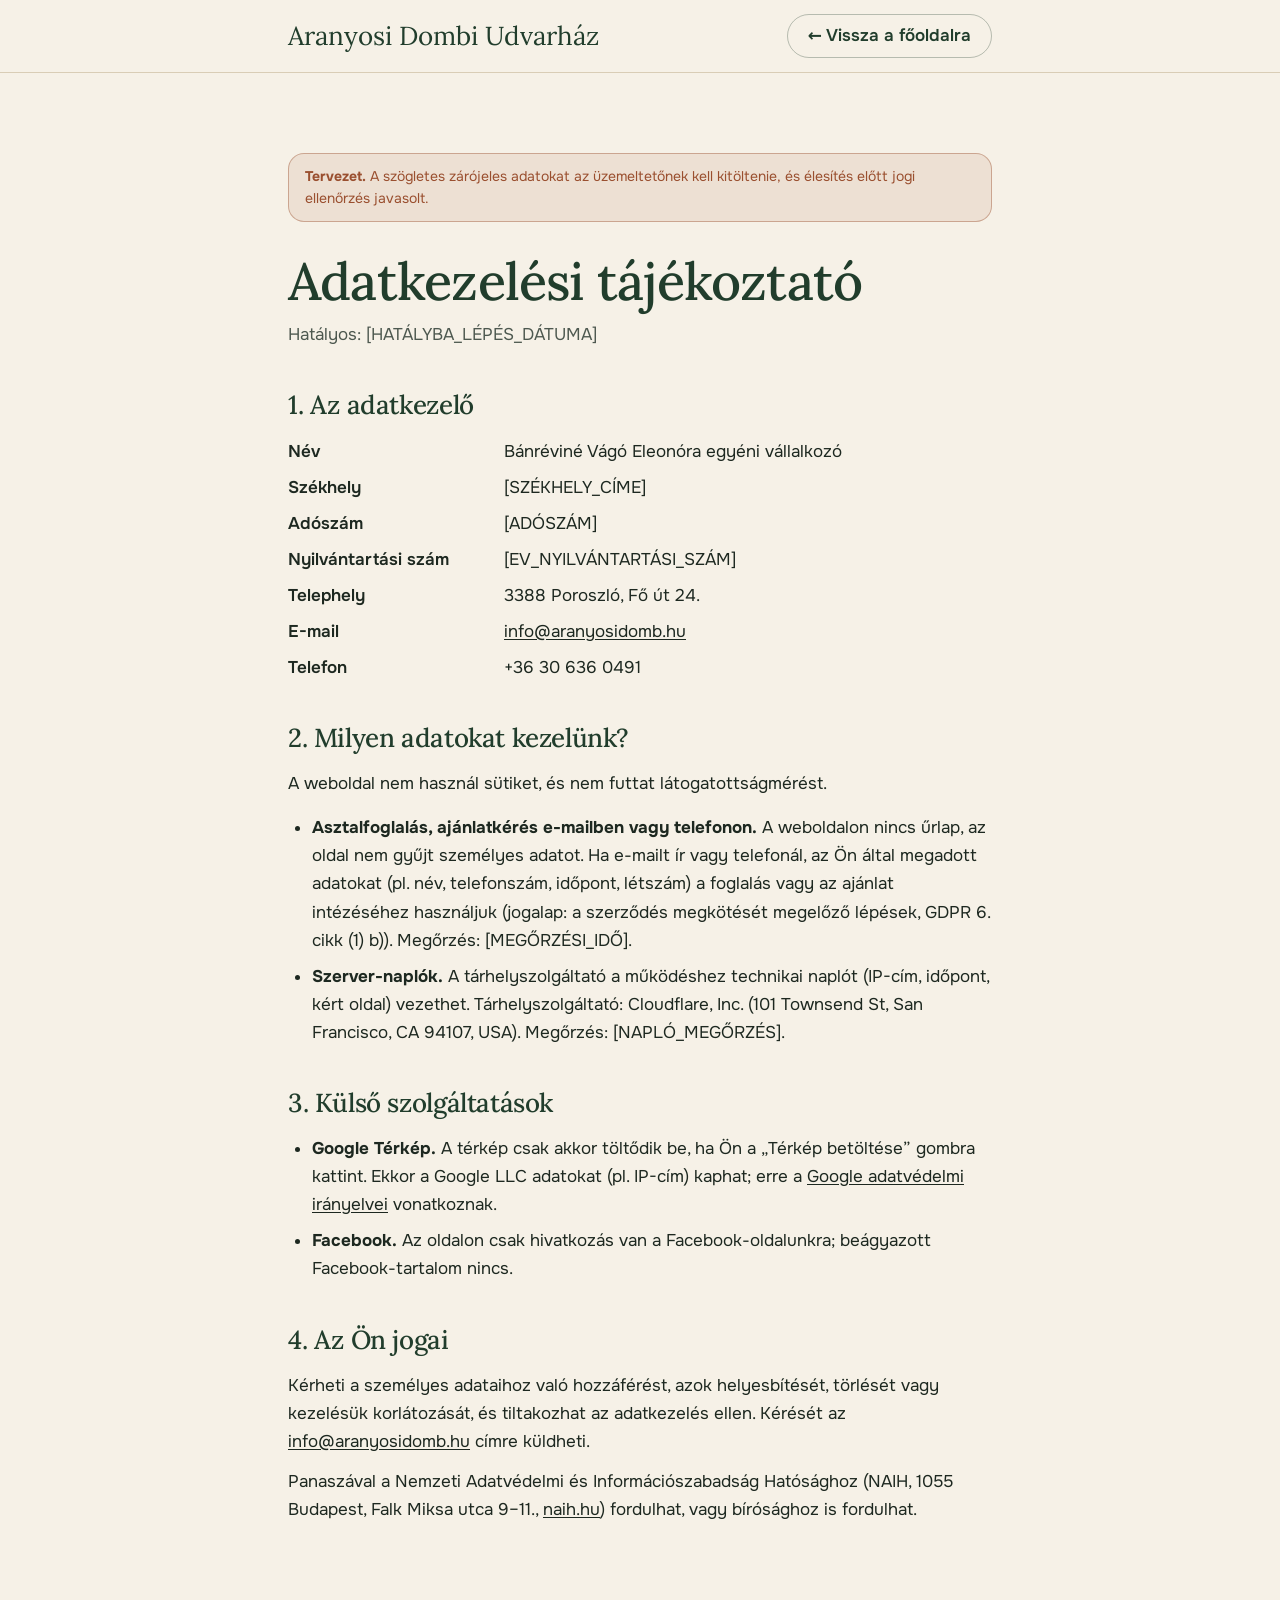
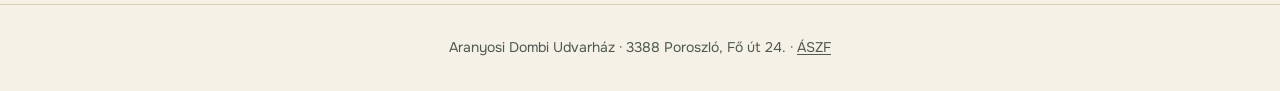
<file: adatkezeles.html>
<!doctype html>
<html lang="hu">
<head>
  <meta charset="utf-8">
  <meta name="viewport" content="width=device-width, initial-scale=1">
  <title>Adatkezelési tájékoztató – Aranyosi Dombi Udvarház</title>
  <meta name="description" content="Az Aranyosi Dombi Udvarház (Poroszló) weboldalának adatkezelési tájékoztatója.">
  <meta name="robots" content="noindex">
  <meta name="theme-color" content="#213d2c">
  <link rel="icon" href="img/favicon.svg" type="image/svg+xml">
  <link rel="stylesheet" href="css/style.css?v=d041be0819">
</head>
<body>
  <header class="border-b border-line bg-paper">
    <div class="wrap flex h-[4.5rem] max-w-3xl items-center justify-between 2xl:max-w-3xl">
      <a href="index.html" class="font-serif text-xl text-forest">Aranyosi Dombi Udvarház</a>
      <a href="index.html" class="btn-ghost btn-sm">← Vissza a főoldalra</a>
    </div>
  </header>

  <main class="wrap max-w-3xl py-16 md:py-20 2xl:max-w-3xl">
    <p class="rounded-2xl border border-clay/40 bg-clay/10 px-4 py-3 text-sm text-clay"><strong>Tervezet.</strong> A szögletes zárójeles adatokat az üzemeltetőnek kell kitöltenie, és élesítés előtt jogi ellenőrzés javasolt.</p>

    <h1 class="mt-8 text-3xl md:text-4xl">Adatkezelési tájékoztató</h1>
    <p class="mt-3 text-ink-2">Hatályos: [HATÁLYBA_LÉPÉS_DÁTUMA]</p>

    <div class="mt-10 space-y-10 text-base">
      <section>
        <h2 class="text-xl">1. Az adatkezelő</h2>
        <dl class="mt-4 grid gap-x-6 gap-y-2 sm:grid-cols-[12rem_1fr]">
          <dt class="font-semibold">Név</dt><dd>Bánréviné Vágó Eleonóra egyéni vállalkozó</dd>
          <dt class="font-semibold">Székhely</dt><dd>[SZÉKHELY_CÍME]</dd>
          <dt class="font-semibold">Adószám</dt><dd>[ADÓSZÁM]</dd>
          <dt class="font-semibold">Nyilvántartási szám</dt><dd>[EV_NYILVÁNTARTÁSI_SZÁM]</dd>
          <dt class="font-semibold">Telephely</dt><dd>3388 Poroszló, Fő út 24.</dd>
          <dt class="font-semibold">E-mail</dt><dd><a class="underline underline-offset-2" href="mailto:info@aranyosidomb.hu">info@aranyosidomb.hu</a></dd>
          <dt class="font-semibold">Telefon</dt><dd>+36 30 636 0491</dd>
        </dl>
      </section>

      <section>
        <h2 class="text-xl">2. Milyen adatokat kezelünk?</h2>
        <p class="mt-4">A weboldal nem használ sütiket, és nem futtat látogatottságmérést.</p>
        <ul class="mt-4 list-disc space-y-2 pl-6">
          <li><strong>Asztalfoglalás, ajánlatkérés e-mailben vagy telefonon.</strong> A weboldalon nincs űrlap, az oldal nem gyűjt személyes adatot. Ha e-mailt ír vagy telefonál, az Ön által megadott adatokat (pl. név, telefonszám, időpont, létszám) a foglalás vagy az ajánlat intézéséhez használjuk (jogalap: a szerződés megkötését megelőző lépések, GDPR 6. cikk (1) b)). Megőrzés: [MEGŐRZÉSI_IDŐ].</li>
          <li><strong>Szerver-naplók.</strong> A tárhelyszolgáltató a működéshez technikai naplót (IP-cím, időpont, kért oldal) vezethet. Tárhelyszolgáltató: Cloudflare, Inc. (101 Townsend St, San Francisco, CA 94107, USA). Megőrzés: [NAPLÓ_MEGŐRZÉS].</li>
        </ul>
      </section>

      <section>
        <h2 class="text-xl">3. Külső szolgáltatások</h2>
        <ul class="mt-4 list-disc space-y-2 pl-6">
          <li><strong>Google Térkép.</strong> A térkép csak akkor töltődik be, ha Ön a „Térkép betöltése” gombra kattint. Ekkor a Google LLC adatokat (pl. IP-cím) kaphat; erre a <a class="underline underline-offset-2" href="https://policies.google.com/privacy?hl=hu" target="_blank" rel="noopener">Google adatvédelmi irányelvei</a> vonatkoznak.</li>
          <li><strong>Facebook.</strong> Az oldalon csak hivatkozás van a Facebook-oldalunkra; beágyazott Facebook-tartalom nincs.</li>
        </ul>
      </section>

      <section>
        <h2 class="text-xl">4. Az Ön jogai</h2>
        <p class="mt-4">Kérheti a személyes adataihoz való hozzáférést, azok helyesbítését, törlését vagy kezelésük korlátozását, és tiltakozhat az adatkezelés ellen. Kérését az <a class="underline underline-offset-2" href="mailto:info@aranyosidomb.hu">info@aranyosidomb.hu</a> címre küldheti.</p>
        <p class="mt-3">Panaszával a Nemzeti Adatvédelmi és Információszabadság Hatósághoz (NAIH, 1055 Budapest, Falk Miksa utca 9–11., <a class="underline underline-offset-2" href="https://naih.hu" target="_blank" rel="noopener">naih.hu</a>) fordulhat, vagy bírósághoz is fordulhat.</p>
      </section>
    </div>
  </main>

  <footer class="border-t border-line py-8 text-center text-sm text-ink-2">
    Aranyosi Dombi Udvarház · 3388 Poroszló, Fő út 24. · <a class="underline underline-offset-2" href="aszf.html">ÁSZF</a>
  </footer>
</body>
</html>
</file>
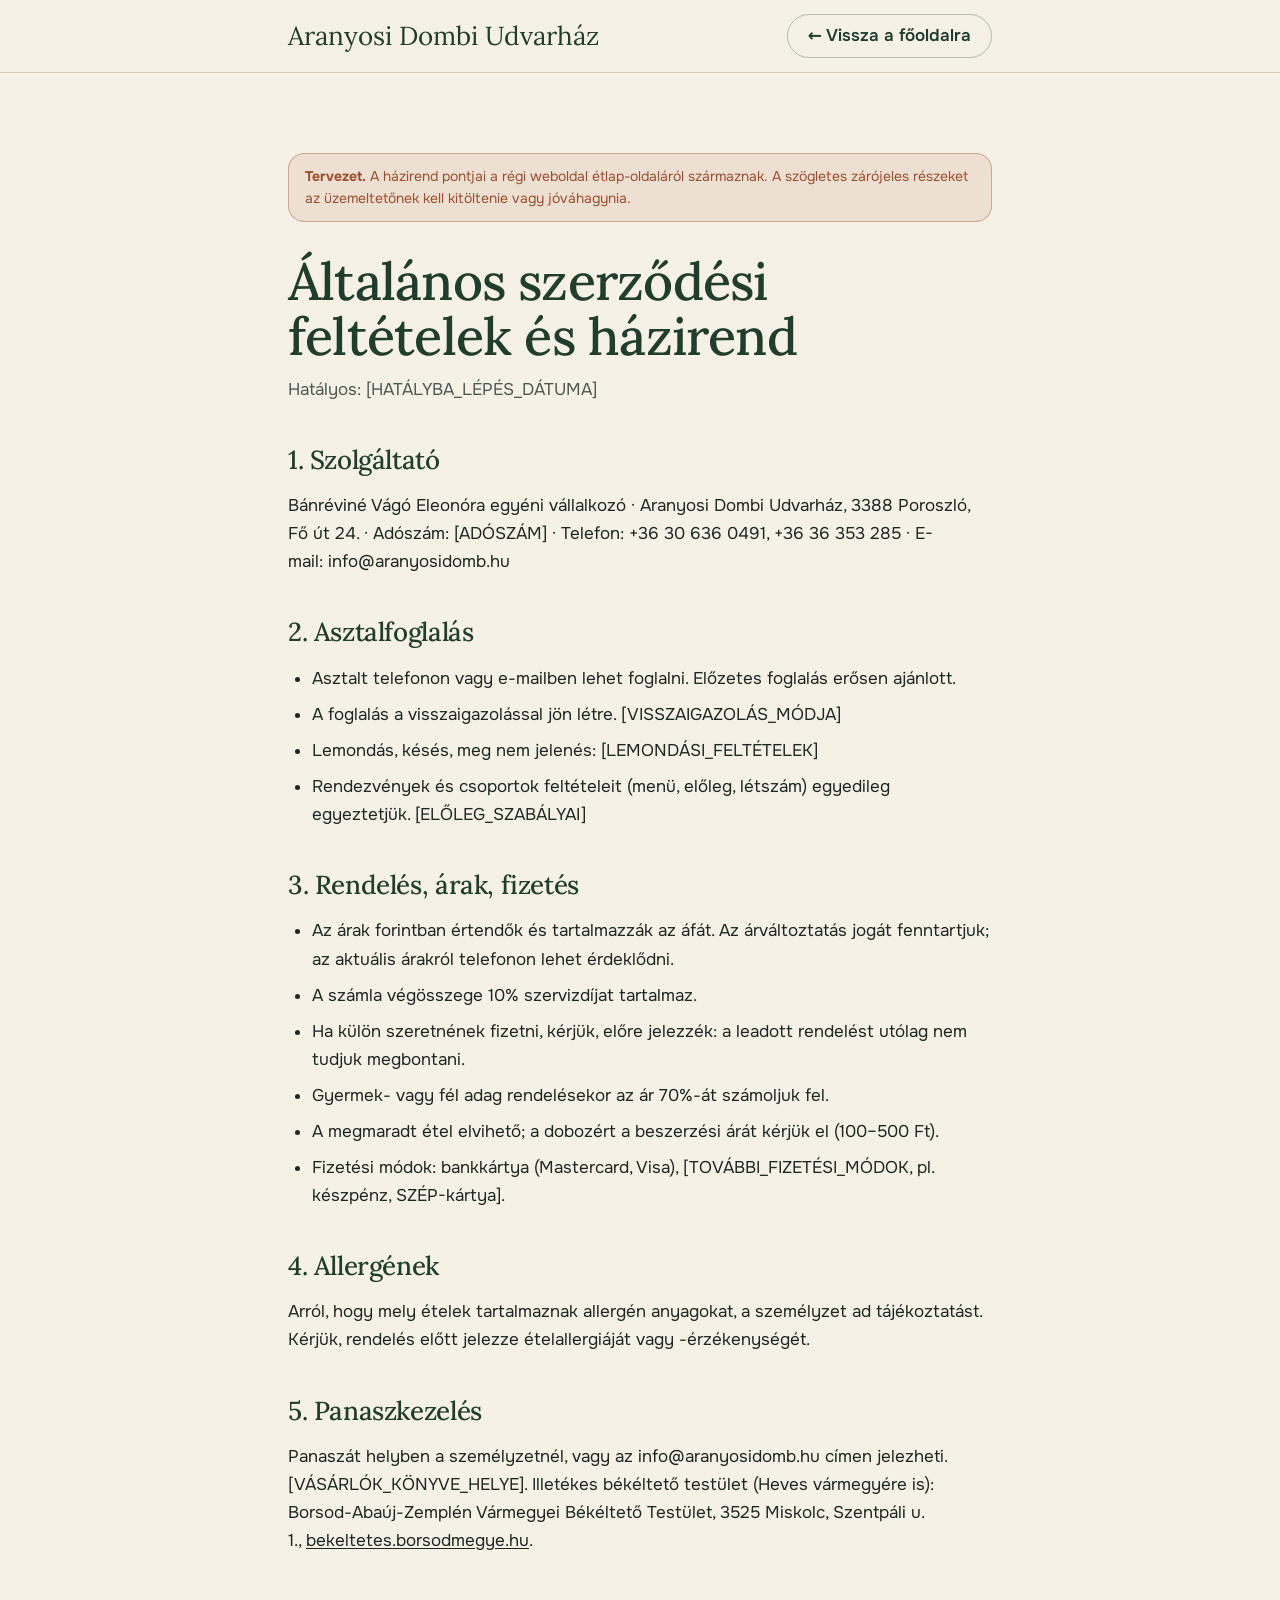
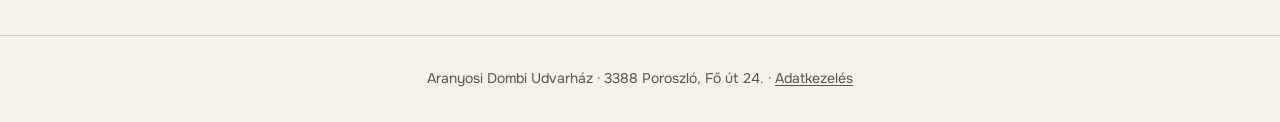
<file: aszf.html>
<!doctype html>
<html lang="hu">
<head>
  <meta charset="utf-8">
  <meta name="viewport" content="width=device-width, initial-scale=1">
  <title>ÁSZF és házirend – Aranyosi Dombi Udvarház</title>
  <meta name="description" content="Az Aranyosi Dombi Udvarház (Poroszló) általános szerződési feltételei és házirendje.">
  <meta name="robots" content="noindex">
  <meta name="theme-color" content="#213d2c">
  <link rel="icon" href="img/favicon.svg" type="image/svg+xml">
  <link rel="stylesheet" href="css/style.css?v=d041be0819">
</head>
<body>
  <header class="border-b border-line bg-paper">
    <div class="wrap flex h-[4.5rem] max-w-3xl items-center justify-between 2xl:max-w-3xl">
      <a href="index.html" class="font-serif text-xl text-forest">Aranyosi Dombi Udvarház</a>
      <a href="index.html" class="btn-ghost btn-sm">← Vissza a főoldalra</a>
    </div>
  </header>

  <main class="wrap max-w-3xl py-16 md:py-20 2xl:max-w-3xl">
    <p class="rounded-2xl border border-clay/40 bg-clay/10 px-4 py-3 text-sm text-clay"><strong>Tervezet.</strong> A házirend pontjai a régi weboldal étlap-oldaláról származnak. A szögletes zárójeles részeket az üzemeltetőnek kell kitöltenie vagy jóváhagynia.</p>

    <h1 class="mt-8 text-3xl md:text-4xl">Általános szerződési feltételek és házirend</h1>
    <p class="mt-3 text-ink-2">Hatályos: [HATÁLYBA_LÉPÉS_DÁTUMA]</p>

    <div class="mt-10 space-y-10 text-base">
      <section>
        <h2 class="text-xl">1. Szolgáltató</h2>
        <p class="mt-4">Bánréviné Vágó Eleonóra egyéni vállalkozó · Aranyosi Dombi Udvarház, 3388 Poroszló, Fő út 24. · Adószám: [ADÓSZÁM] · Telefon: +36 30 636 0491, +36 36 353 285 · E-mail: info@aranyosidomb.hu</p>
      </section>

      <section>
        <h2 class="text-xl">2. Asztalfoglalás</h2>
        <ul class="mt-4 list-disc space-y-2 pl-6">
          <li>Asztalt telefonon vagy e-mailben lehet foglalni. Előzetes foglalás erősen ajánlott.</li>
          <li>A foglalás a visszaigazolással jön létre. [VISSZAIGAZOLÁS_MÓDJA]</li>
          <li>Lemondás, késés, meg nem jelenés: [LEMONDÁSI_FELTÉTELEK]</li>
          <li>Rendezvények és csoportok feltételeit (menü, előleg, létszám) egyedileg egyeztetjük. [ELŐLEG_SZABÁLYAI]</li>
        </ul>
      </section>

      <section>
        <h2 class="text-xl">3. Rendelés, árak, fizetés</h2>
        <ul class="mt-4 list-disc space-y-2 pl-6">
          <li>Az árak forintban értendők és tartalmazzák az áfát. Az árváltoztatás jogát fenntartjuk; az aktuális árakról telefonon lehet érdeklődni.</li>
          <li>A számla végösszege 10% szervizdíjat tartalmaz.</li>
          <li>Ha külön szeretnének fizetni, kérjük, előre jelezzék: a leadott rendelést utólag nem tudjuk megbontani.</li>
          <li>Gyermek- vagy fél adag rendelésekor az ár 70%-át számoljuk fel.</li>
          <li>A megmaradt étel elvihető; a dobozért a beszerzési árát kérjük el (100–500 Ft).</li>
          <li>Fizetési módok: bankkártya (Mastercard, Visa), [TOVÁBBI_FIZETÉSI_MÓDOK, pl. készpénz, SZÉP-kártya].</li>
        </ul>
      </section>

      <section>
        <h2 class="text-xl">4. Allergének</h2>
        <p class="mt-4">Arról, hogy mely ételek tartalmaznak allergén anyagokat, a személyzet ad tájékoztatást. Kérjük, rendelés előtt jelezze ételallergiáját vagy -érzékenységét.</p>
      </section>

      <section>
        <h2 class="text-xl">5. Panaszkezelés</h2>
        <p class="mt-4">Panaszát helyben a személyzetnél, vagy az info@aranyosidomb.hu címen jelezheti. [VÁSÁRLÓK_KÖNYVE_HELYE]. Illetékes békéltető testület (Heves vármegyére is): Borsod-Abaúj-Zemplén Vármegyei Békéltető Testület, 3525 Miskolc, Szentpáli u. 1., <a class="underline underline-offset-2" href="https://bekeltetes.borsodmegye.hu" target="_blank" rel="noopener">bekeltetes.borsodmegye.hu</a>.</p>
      </section>
    </div>
  </main>

  <footer class="border-t border-line py-8 text-center text-sm text-ink-2">
    Aranyosi Dombi Udvarház · 3388 Poroszló, Fő út 24. · <a class="underline underline-offset-2" href="adatkezeles.html">Adatkezelés</a>
  </footer>
</body>
</html>
</file>
